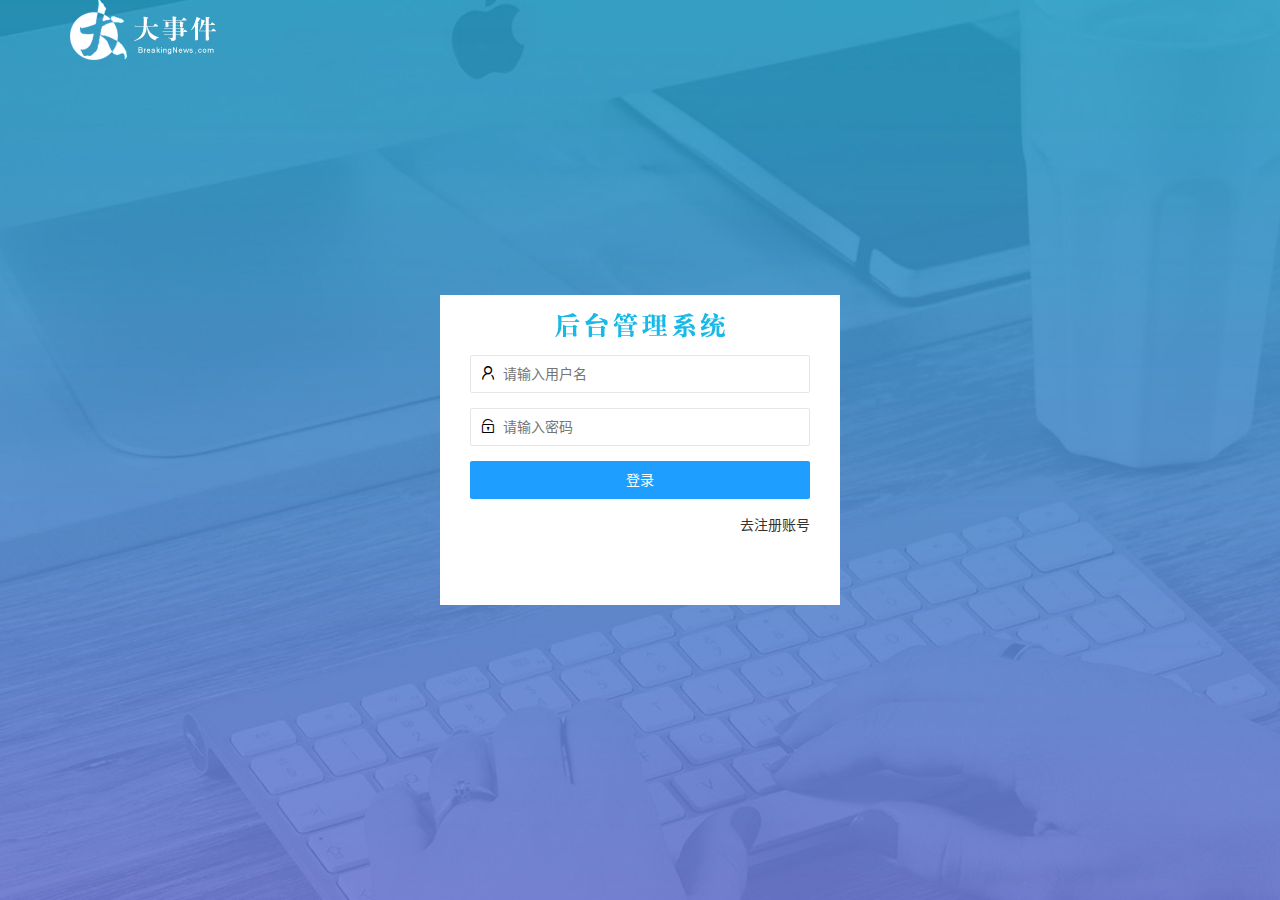
<file: login.html>
<!DOCTYPE html>
<html lang="zh-CN">
<head>
    <meta charset="UTF-8">
    <meta name="viewport" content="width=device-width, initial-scale=1.0">
    <title>大事件-登录/注册</title>
    <!-- 导入自己的样式 -->
    <link rel="stylesheet" href="assets/css/login.css">
    <!-- 导入layui样式 -->
    <link rel="stylesheet" href="assets/lib/layui/css/layui.css">
    <!-- 导入layui js插件 -->
    <script src="assets/lib/layui/layui.all.js"></script>
    <!-- 导入jquery库 -->
    <script src="assets/lib/jquery.js"></script>
    <!-- 导入 baseAPI.js-->
    <script src="assets/js/baseAPI.js"></script>
    <!-- 导入自己的js -->
    <script src="assets/js/login.js"></script>
</head>
<body>
    <!-- 头部的logo区域 -->
    <div class="layui-main">
        <img src="assets/images/logo.png" alt=""/>
    </div>
    <!-- 登录注册区域 -->
    <div class="loginAndRegBox">
        <div class="title-box"></div>
        <!-- 登录的div -->
        <div class="login-box">
            <!-- 登录的表单 layui插件 -->
            <form class="layui-form" action="" id="form_login">
                <div class="layui-form-item">
                    <i class="layui-icon layui-icon-username"></i>  
                    <input type="text" name="username" required  lay-verify="required" placeholder="请输入用户名" autocomplete="off" class="layui-input">
                </div>
                <div class="layui-form-item">
                    <i class="layui-icon layui-icon-password"></i>  
                    <input type="password" name="pwd" required  lay-verify="required|pwd" placeholder="请输入密码" autocomplete="off" class="layui-input">
                </div>
                <div class="layui-form-item">
                    <button class="layui-btn layui-btn-fluid layui-btn-normal" lay-submit >登录</button>
                </div>
                <div class="layui-form-item">
                    <a href="javascript:;" class="link_reg  links">去注册账号</a>
                </div>
            </form>
        </div>
        <!-- 注册的div -->
        <div class="reg-box" >
            <!-- 注册的表单 layui插件 -->
            <form class="layui-form" id="form_reg">
                <div class="layui-form-item">
                    <i class="layui-icon layui-icon-username"></i>  
                    <input type="text" name="username" required  lay-verify="required" placeholder="请输入用户名" autocomplete="off" class="layui-input">
                </div>
                <div class="layui-form-item">
                    <i class="layui-icon layui-icon-password"></i>  
                    <input type="password" name="pwd" required  lay-verify="required|pwd" placeholder="请输入密码" autocomplete="off" class="layui-input">
                </div>
                <div class="layui-form-item">
                    <i class="layui-icon layui-icon-password"></i>  
                    <input type="password" name="repwd" required  lay-verify="required|repwd" placeholder="再次确认密码" autocomplete="off" class="layui-input">
                </div>
                <div class="layui-form-item">
                    <button class="layui-btn layui-btn-fluid layui-btn-normal" lay-submit >注册</button>
                </div>
                <div class="layui-form-item">
                    <a href="javascript:;" class="link_login links">去登录</a>
                </div>
            </form>
        </div>
    </div>
    
</body>
</html>
</file>
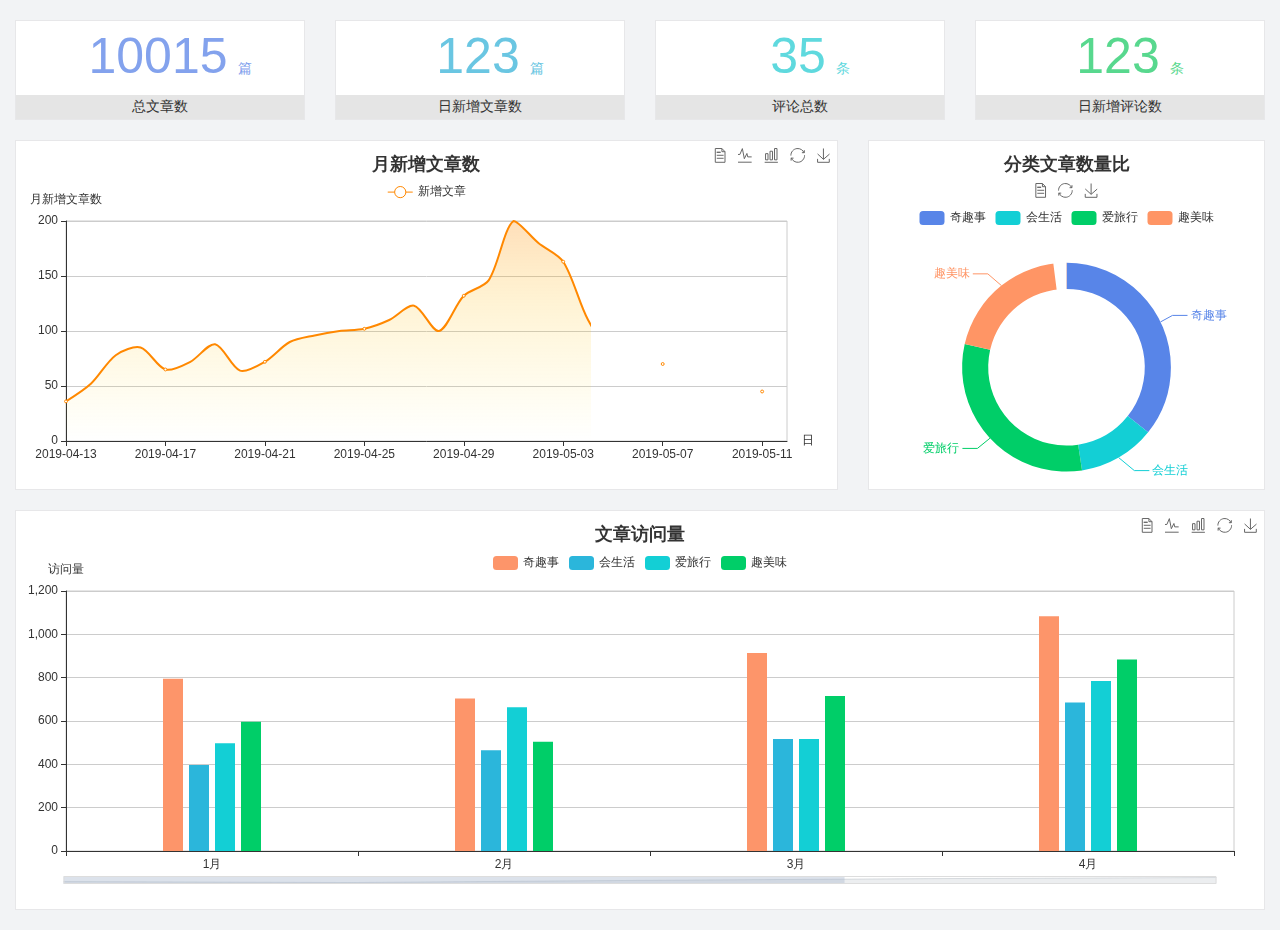
<file: home/dashboard.html>
<!DOCTYPE html>
<html lang="en">

<head>
  <meta charset="UTF-8">
  <meta name="viewport" content="width=device-width, initial-scale=1.0">
  <meta http-equiv="X-UA-Compatible" content="ie=edge">
  <title>图表统计</title>
  <link rel="stylesheet" href="../assets/lib/bootstrap.css" />
  <link rel="stylesheet" href="../assets/lib/main.css" />
  <script src="../assets/lib/jquery.js"></script>
  <script type="text/javascript" src="../assets/lib/echarts.min.js"></script>
</head>

<body>
  <div class="container-fluid">
    <div class="row spannel_list">
      <div class="col-sm-3 col-xs-6">
        <div class="spannel">
          <em>10015</em><span>篇</span>
          <b>总文章数</b>
        </div>
      </div>
      <div class="col-sm-3 col-xs-6">
        <div class="spannel scolor01">
          <em>123</em><span>篇</span>
          <b>日新增文章数</b>
        </div>
      </div>
      <div class="col-sm-3 col-xs-6">
        <div class="spannel scolor02">
          <em>35</em><span>条</span>
          <b>评论总数</b>
        </div>
      </div>
      <div class="col-sm-3 col-xs-6">
        <div class="spannel scolor03">
          <em>123</em><span>条</span>
          <b>日新增评论数</b>
        </div>
      </div>
    </div>
  </div>

  <div class="container-fluid">
    <div class="row curve-pie">
      <div class="col-lg-8 col-md-8">
        <div class="gragh_pannel" id="curve_show"></div>
      </div>
      <div class="col-lg-4 col-md-4">
        <div class="gragh_pannel" id="pie_show"></div>
      </div>
    </div>
  </div>

  <div class="container-fluid">
    <div class="column_pannel" id="column_show"></div>
  </div>

  <script>
    var oChart = echarts.init(document.getElementById('curve_show'));
    var aList_all = [
      { 'count': 36, 'date': '2019-04-13' },
      { 'count': 52, 'date': '2019-04-14' },
      { 'count': 78, 'date': '2019-04-15' },
      { 'count': 85, 'date': '2019-04-16' },
      { 'count': 65, 'date': '2019-04-17' },
      { 'count': 72, 'date': '2019-04-18' },
      { 'count': 88, 'date': '2019-04-19' },
      { 'count': 64, 'date': '2019-04-20' },
      { 'count': 72, 'date': '2019-04-21' },
      { 'count': 90, 'date': '2019-04-22' },
      { 'count': 96, 'date': '2019-04-23' },
      { 'count': 100, 'date': '2019-04-24' },
      { 'count': 102, 'date': '2019-04-25' },
      { 'count': 110, 'date': '2019-04-26' },
      { 'count': 123, 'date': '2019-04-27' },
      { 'count': 100, 'date': '2019-04-28' },
      { 'count': 132, 'date': '2019-04-29' },
      { 'count': 146, 'date': '2019-04-30' },
      { 'count': 200, 'date': '2019-05-01' },
      { 'count': 180, 'date': '2019-05-02' },
      { 'count': 163, 'date': '2019-05-03' },
      { 'count': 110, 'date': '2019-05-04' },
      { 'count': 80, 'date': '2019-05-05' },
      { 'count': 82, 'date': '2019-05-06' },
      { 'count': 70, 'date': '2019-05-07' },
      { 'count': 65, 'date': '2019-05-08' },
      { 'count': 54, 'date': '2019-05-09' },
      { 'count': 40, 'date': '2019-05-10' },
      { 'count': 45, 'date': '2019-05-11' },
      { 'count': 38, 'date': '2019-05-12' },
    ];

    let aCount = [];
    let aDate = [];

    for (var i = 0; i < aList_all.length; i++) {
      aCount.push(aList_all[i].count);
      aDate.push(aList_all[i].date);
    }

    var chartopt = {
      title: {
        text: '月新增文章数',
        left: 'center',
        top: '10'
      },
      tooltip: {
        trigger: 'axis'
      },
      legend: {
        data: ['新增文章'],
        top: '40'
      },
      toolbox: {
        show: true,
        feature: {
          mark: { show: true },
          dataView: { show: true, readOnly: false },
          magicType: { show: true, type: ['line', 'bar'] },
          restore: { show: true },
          saveAsImage: { show: true }
        }
      },
      calculable: true,
      xAxis: [
        {
          name: '日',
          type: 'category',
          boundaryGap: false,
          data: aDate
        }
      ],
      yAxis: [
        {
          name: '月新增文章数',
          type: 'value'
        }
      ],
      series: [
        {
          name: '新增文章',
          type: 'line',
          smooth: true,
          itemStyle: { normal: { areaStyle: { type: 'default' }, color: '#f80' }, lineStyle: { color: '#f80' } },
          data: aCount
        }],
      areaStyle: {
        normal: {
          color: new echarts.graphic.LinearGradient(0, 0, 0, 1, [{
            offset: 0,
            color: 'rgba(255,136,0,0.39)'
          }, {
            offset: .34,
            color: 'rgba(255,180,0,0.25)'
          }, {
            offset: 1,
            color: 'rgba(255,222,0,0.00)'
          }])

        }
      },
      grid: {
        show: true,
        x: 50,
        x2: 50,
        y: 80,
        height: 220
      }
    };

    oChart.setOption(chartopt);


    var oPie = echarts.init(document.getElementById('pie_show'));
    var oPieopt =
    {
      title: {
        top: 10,
        text: '分类文章数量比',
        x: 'center'
      },
      tooltip: {
        trigger: 'item',
        formatter: "{a} <br/>{b} : {c} ({d}%)"
      },
      color: ['#5885e8', '#13cfd5', '#00ce68', '#ff9565'],
      legend: {
        x: 'center',
        top: 65,
        data: ['奇趣事', '会生活', '爱旅行', '趣美味']
      },
      toolbox: {
        show: true,
        x: 'center',
        top: 35,
        feature: {
          mark: { show: true },
          dataView: { show: true, readOnly: false },
          magicType: {
            show: true,
            type: ['pie', 'funnel'],
            option: {
              funnel: {
                x: '25%',
                width: '50%',
                funnelAlign: 'left',
                max: 1548
              }
            }
          },
          restore: { show: true },
          saveAsImage: { show: true }
        }
      },
      calculable: true,
      series: [
        {
          name: '访问来源',
          type: 'pie',
          radius: ['45%', '60%'],
          center: ['50%', '65%'],
          data: [
            { value: 300, name: '奇趣事' },
            { value: 100, name: '会生活' },
            { value: 260, name: '爱旅行' },
            { value: 180, name: '趣美味' }
          ]
        }
      ]
    };
    oPie.setOption(oPieopt);



    var oColumn = this.echarts.init(document.getElementById('column_show'));
    var oColumnopt =
    {
      title: {
        text: '文章访问量',
        left: 'center',
        top: '10'
      },
      tooltip: {
        trigger: 'axis'
      },
      legend: {
        data: ['奇趣事', '会生活', '爱旅行', '趣美味'],
        top: '40'
      },
      toolbox: {
        show: true,
        feature: {
          mark: { show: true },
          dataView: { show: true, readOnly: false },
          magicType: { show: true, type: ['line', 'bar'] },
          restore: { show: true },
          saveAsImage: { show: true }
        }
      },
      calculable: true,
      xAxis: [
        {
          type: 'category',
          data: ['1月', '2月', '3月', '4月', '5月']
        }
      ],
      yAxis: [
        {
          name: '访问量',
          type: 'value'
        }
      ],
      series: [
        {
          name: '奇趣事',
          type: 'bar',
          barWidth: 20,
          itemStyle: {
            normal: { areaStyle: { type: 'default' }, color: '#fd956a' }
          },
          data: [800, 708, 920, 1090, 1200]
        },
        {
          name: '会生活',
          type: 'bar',
          barWidth: 20,
          itemStyle: {
            normal: { areaStyle: { type: 'default' }, color: '#2bb6db' }
          },
          data: [400, 468, 520, 690, 800]
        },
        {
          name: '爱旅行',
          type: 'bar',
          barWidth: 20,
          itemStyle: {
            normal: { areaStyle: { type: 'default' }, color: '#13cfd5' }
          },
          data: [500, 668, 520, 790, 900]
        },
        {
          name: '趣美味',
          type: 'bar',
          barWidth: 20,
          itemStyle: {
            normal: { areaStyle: { type: 'default' }, color: '#00ce68' }
          },
          data: [600, 508, 720, 890, 1000]
        }
      ],
      grid: {
        show: true,
        x: 50,
        x2: 30,
        y: 80,
        height: 260
      },
      dataZoom: [//给x轴设置滚动条
        {
          start: 0,//默认为0
          end: 100 - 1000 / 31,//默认为100
          type: 'slider',
          show: true,
          xAxisIndex: [0],
          handleSize: 0,//滑动条的 左右2个滑动条的大小
          height: 8,//组件高度
          left: 45, //左边的距离
          right: 50,//右边的距离
          bottom: 26,//右边的距离
          handleColor: '#ddd',//h滑动图标的颜色
          handleStyle: {
            borderColor: "#cacaca",
            borderWidth: "1",
            shadowBlur: 2,
            background: "#ddd",
            shadowColor: "#ddd",
          }
        }]
    };
    oColumn.setOption(oColumnopt);
  </script>
</body>

</html>
</file>
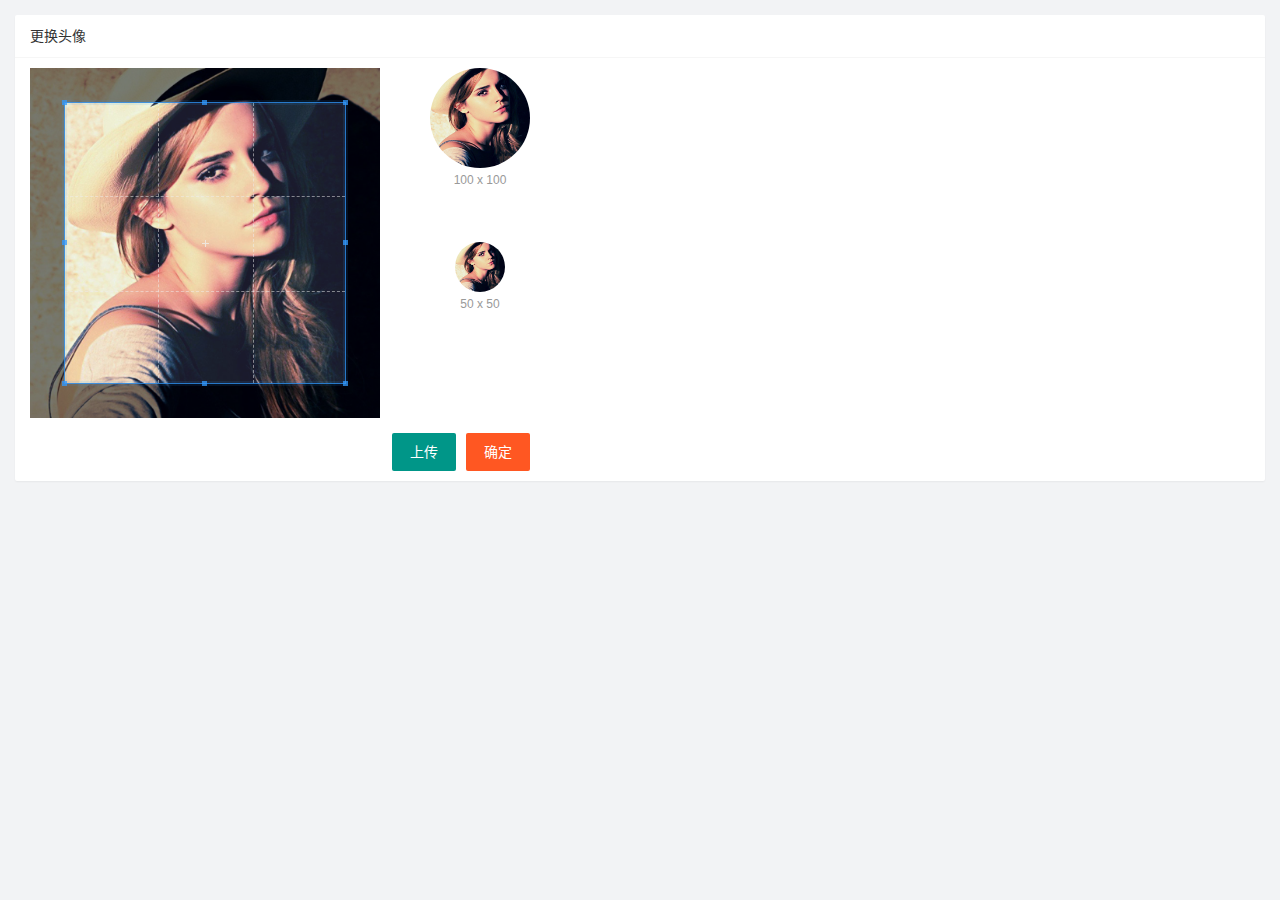
<file: user/user_avatar.html>
<!DOCTYPE html>
<html lang="zh-CN">

<head>
  <meta charset="UTF-8">
  <meta name="viewport" content="width=device-width, initial-scale=1.0">
  <meta http-equiv="X-UA-Compatible" content="ie=edge">
  <title>Document</title>
  <link rel="stylesheet" href="../assets/lib/layui/css/layui.css" />
  <link rel="stylesheet" href="../assets/lib/cropper/cropper.css" />
  <link rel="stylesheet" href="../assets/css/user/user_avatar.css" />
</head>

<body>

  <!-- 卡片区域 -->
  <div class="layui-card">
    <div class="layui-card-header">更换头像</div>
    <div class="layui-card-body">
      <div class="outer-box">
        <!-- 裁剪区域 -->
        <!-- Wrap the image or canvas element with a block element (container) -->
        <div class="cropper-box">
          <img id="image" src="../assets/images/sample.jpg" />
        </div>
        <!-- 预览区域 -->
        <div class="preview-box">
          <div class="img-preview w100"></div>
          <p>100 x 100</p>
          <div class="img-preview w50"></div>
          <p>50 x 50</p>
        </div>
      </div>
      <!-- 底部按钮区域 -->
      <div class="btns">
        <!-- 文件选择框 -->
        <!-- 通过 accept 属性控制选择的文件类型 -->
        <input type="file" id="iptAvatar" accept="image/jpeg,image/png,image/bmp,image/gif" />
        <button class="layui-btn" id="btnChooseImage">上传</button>
        <button class="layui-btn layui-btn-danger" id="btnCreateAvatar">确定</button>
      </div>
    </div>
  </div>


  <script src="../assets/lib/jquery.js"></script>
  <script src="../assets/js/baseAPI.js"></script>
  <script src="../assets/lib/layui/layui.all.js"></script>
  <script src="../assets/lib/cropper/Cropper.js"></script>
  <script src="../assets/lib/cropper/jquery-cropper.js"></script>
  <script src="../assets/js/user/user_avatar.js"></script>
</body>

</html>
</file>
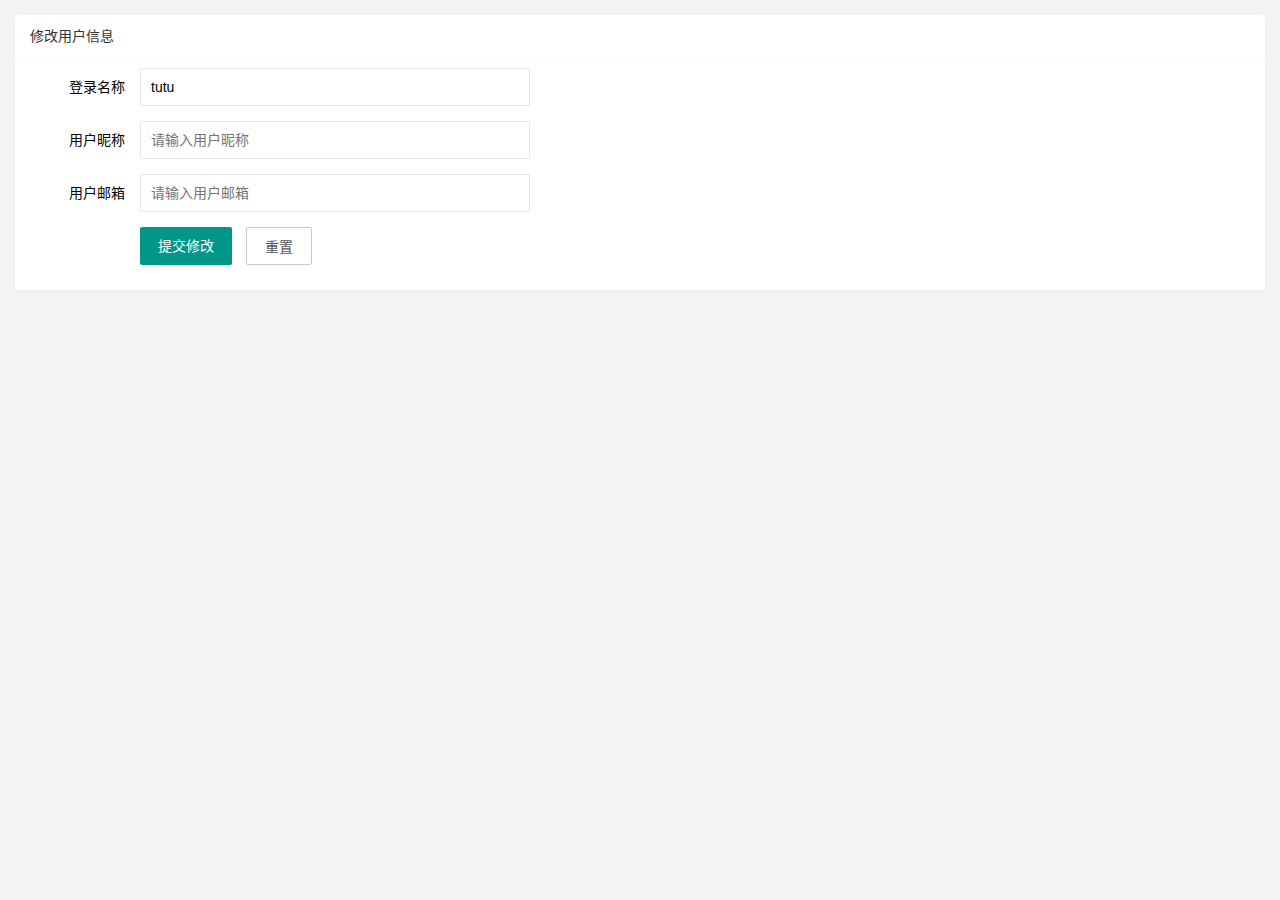
<file: user/user_info.html>
<!DOCTYPE html>
<html lang="zh-CN">

<head>
    <meta charset="UTF-8">
    <meta name="viewport" content="width=device-width, initial-scale=1.0">
    <title>Document</title>
    <link rel="stylesheet" href="../assets/lib/layui/css/layui.css">
    <link rel="stylesheet" href="../assets/css/user/user_info.css">
</head>

<body>
    <!-- 卡片区域 -->
    <div class="layui-card">
        <div class="layui-card-header">修改用户信息</div>
        <div class="layui-card-body">
            <!-- 表单区域 -->
            <form class="layui-form" lay-filter="formUserInfo">
                <!-- 这是一个隐藏域 -->
                <input type="hidden" name="id">
                
                <div class="layui-form-item">
                    <label class="layui-form-label">登录名称</label>
                    <div class="layui-input-block">
                        <input type="text" name="username" required lay-verify="required" placeholder="请输入登录名称"
                          value="tutu"  autocomplete="off" class="layui-input" readonly>
                    </div>
                </div>
                <div class="layui-form-item">
                    <label class="layui-form-label">用户昵称</label>
                    <div class="layui-input-block">
                        <input type="text" name="nickname" required lay-verify="required|nickname" placeholder="请输入用户昵称"
                            autocomplete="off" class="layui-input">
                    </div>
                </div>
                <div class="layui-form-item">
                    <label class="layui-form-label">用户邮箱</label>
                    <div class="layui-input-block">
                        <input type="text" name="email" required lay-verify="required|email" placeholder="请输入用户邮箱"
                            autocomplete="off" class="layui-input">
                    </div>
                </div>
                <div class="layui-form-item">
                    <div class="layui-input-block">
                        <button class="layui-btn" lay-submit lay-filter="formDemo">提交修改</button>
                        <button type="reset" class="layui-btn layui-btn-primary" id="btnReset">重置</button>
                    </div>
                </div>
            </form>
        </div>
    </div>
<script src="../assets/lib/layui/layui.all.js"></script>
<script src="../assets/lib/jquery.js"></script>
<script src="../assets/js/baseAPI.js"></script>
<script src="../assets/js/user/user_info.js"></script>
</body>

</html>
</file>
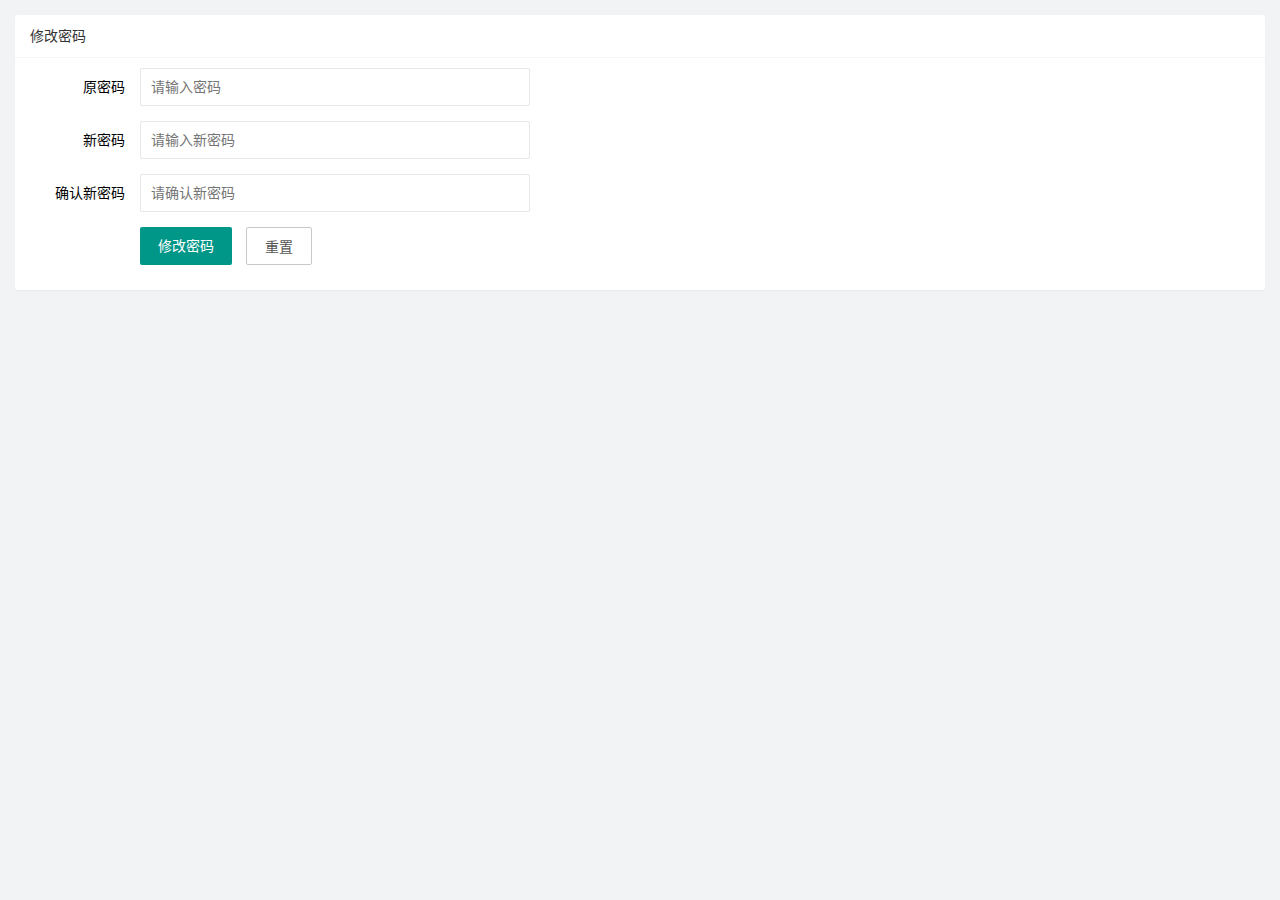
<file: user/user_resetpwd.html>
<!DOCTYPE html>
<html lang="zh-CN">
<head>
    <meta charset="UTF-8">
    <meta name="viewport" content="width=device-width, initial-scale=1.0">
    <title>Document</title>
    <link rel="stylesheet" href="../assets/lib/layui/css/layui.css">
    <link rel="stylesheet" href="../assets/css/user/user_resetpwd.css">
</head>
<body>
    <div class="layui-card">
        <div class="layui-card-header">修改密码</div>
        <div class="layui-card-body">
          <!-- 表单区域 -->
          <form class="layui-form" lay-filter=""> 
            <div class="layui-form-item">
                <label class="layui-form-label">原密码</label>
                <div class="layui-input-block">
                    <input type="password" name="oldPwd" required lay-verify="required" placeholder="请输入密码"
                       autocomplete="off" class="layui-input">
                </div>
            </div>
            <div class="layui-form-item">
                <label class="layui-form-label">新密码</label>
                <div class="layui-input-block">
                    <input type="password" name="newPwd" required lay-verify="required|samePwd" placeholder="请输入新密码"
                        autocomplete="off" class="layui-input">
                </div>
            </div>
            <div class="layui-form-item">
                <label class="layui-form-label">确认新密码</label>
                <div class="layui-input-block">
                    <input type="password" name="rePwd" required lay-verify="required|rePwd" placeholder="请确认新密码"
                        autocomplete="off" class="layui-input">
                </div>
            </div>
            <div class="layui-form-item">
                <div class="layui-input-block">
                    <button class="layui-btn" lay-submit lay-filter="formDemo">修改密码</button>
                    <button type="reset" class="layui-btn layui-btn-primary" id="">重置</button>
                </div>
            </div>
        </form>
        </div>
      </div>
      <script src="../assets/lib/layui/layui.all.js"></script>
<script src="../assets/lib/jquery.js"></script>
<script src="../assets/js/baseAPI.js"></script>
<script src="../assets/js/user/user_resetpwd.js"></script>
</body>
</html>
</file>
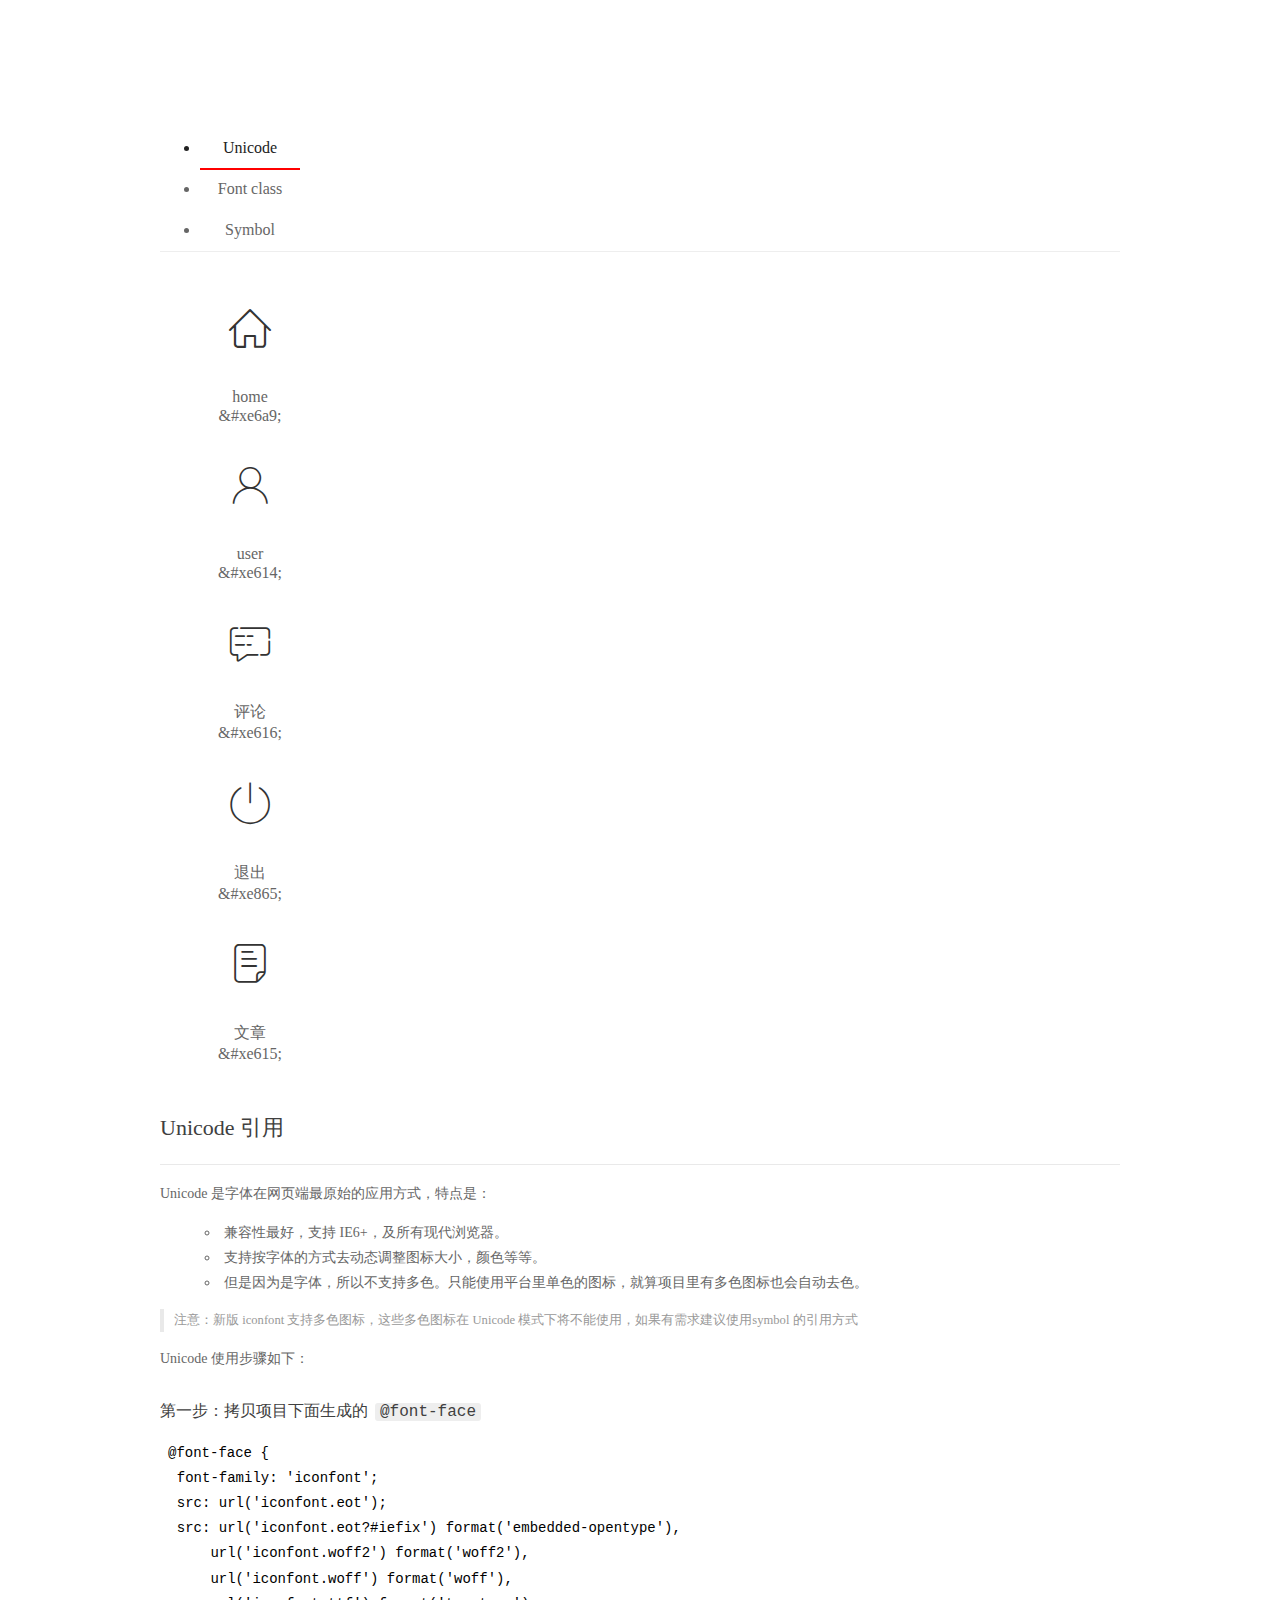
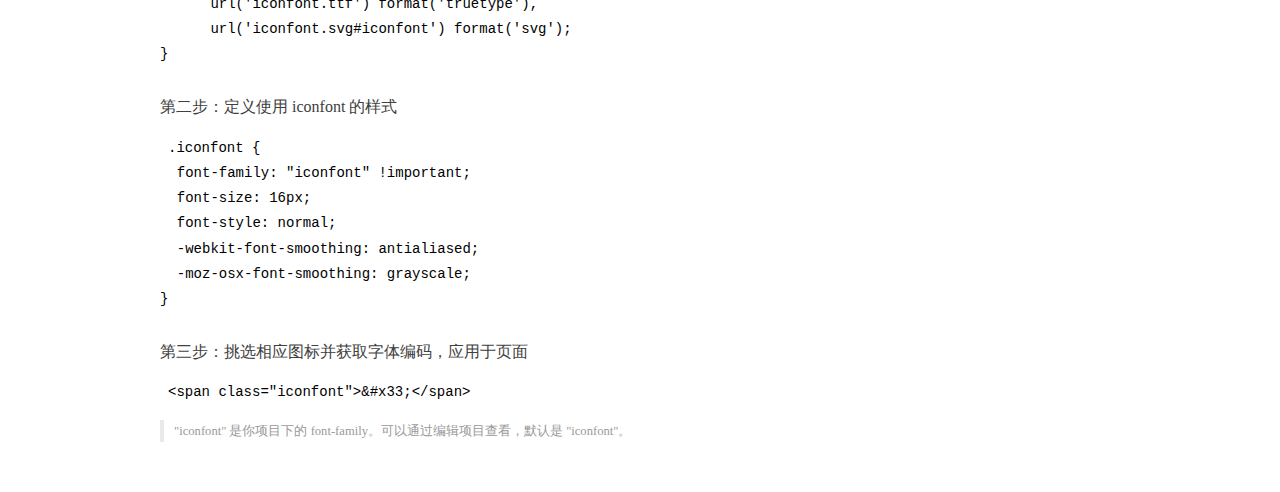
<file: assets/fonts/demo_index.html>
<!DOCTYPE html>
<html>
<head>
  <meta charset="utf-8"/>
  <title>IconFont Demo</title>
  <link rel="shortcut icon" href="https://gtms04.alicdn.com/tps/i4/TB1_oz6GVXXXXaFXpXXJDFnIXXX-64-64.ico" type="image/x-icon"/>
  <link rel="stylesheet" href="https://g.alicdn.com/thx/cube/1.3.2/cube.min.css">
  <link rel="stylesheet" href="demo.css">
  <link rel="stylesheet" href="iconfont.css">
  <script src="iconfont.js"></script>
  <!-- jQuery -->
  <script src="https://a1.alicdn.com/oss/uploads/2018/12/26/7bfddb60-08e8-11e9-9b04-53e73bb6408b.js"></script>
  <!-- 代码高亮 -->
  <script src="https://a1.alicdn.com/oss/uploads/2018/12/26/a3f714d0-08e6-11e9-8a15-ebf944d7534c.js"></script>
</head>
<body>
  <div class="main">
    <h1 class="logo"><a href="https://www.iconfont.cn/" title="iconfont 首页" target="_blank">&#xe86b;</a></h1>
    <div class="nav-tabs">
      <ul id="tabs" class="dib-box">
        <li class="dib active"><span>Unicode</span></li>
        <li class="dib"><span>Font class</span></li>
        <li class="dib"><span>Symbol</span></li>
      </ul>
      
    </div>
    <div class="tab-container">
      <div class="content unicode" style="display: block;">
          <ul class="icon_lists dib-box">
          
            <li class="dib">
              <span class="icon iconfont">&#xe6a9;</span>
                <div class="name">home</div>
                <div class="code-name">&amp;#xe6a9;</div>
              </li>
          
            <li class="dib">
              <span class="icon iconfont">&#xe614;</span>
                <div class="name">user</div>
                <div class="code-name">&amp;#xe614;</div>
              </li>
          
            <li class="dib">
              <span class="icon iconfont">&#xe616;</span>
                <div class="name">评论</div>
                <div class="code-name">&amp;#xe616;</div>
              </li>
          
            <li class="dib">
              <span class="icon iconfont">&#xe865;</span>
                <div class="name">退出</div>
                <div class="code-name">&amp;#xe865;</div>
              </li>
          
            <li class="dib">
              <span class="icon iconfont">&#xe615;</span>
                <div class="name">文章</div>
                <div class="code-name">&amp;#xe615;</div>
              </li>
          
          </ul>
          <div class="article markdown">
          <h2 id="unicode-">Unicode 引用</h2>
          <hr>

          <p>Unicode 是字体在网页端最原始的应用方式，特点是：</p>
          <ul>
            <li>兼容性最好，支持 IE6+，及所有现代浏览器。</li>
            <li>支持按字体的方式去动态调整图标大小，颜色等等。</li>
            <li>但是因为是字体，所以不支持多色。只能使用平台里单色的图标，就算项目里有多色图标也会自动去色。</li>
          </ul>
          <blockquote>
            <p>注意：新版 iconfont 支持多色图标，这些多色图标在 Unicode 模式下将不能使用，如果有需求建议使用symbol 的引用方式</p>
          </blockquote>
          <p>Unicode 使用步骤如下：</p>
          <h3 id="-font-face">第一步：拷贝项目下面生成的 <code>@font-face</code></h3>
<pre><code class="language-css"
>@font-face {
  font-family: 'iconfont';
  src: url('iconfont.eot');
  src: url('iconfont.eot?#iefix') format('embedded-opentype'),
      url('iconfont.woff2') format('woff2'),
      url('iconfont.woff') format('woff'),
      url('iconfont.ttf') format('truetype'),
      url('iconfont.svg#iconfont') format('svg');
}
</code></pre>
          <h3 id="-iconfont-">第二步：定义使用 iconfont 的样式</h3>
<pre><code class="language-css"
>.iconfont {
  font-family: "iconfont" !important;
  font-size: 16px;
  font-style: normal;
  -webkit-font-smoothing: antialiased;
  -moz-osx-font-smoothing: grayscale;
}
</code></pre>
          <h3 id="-">第三步：挑选相应图标并获取字体编码，应用于页面</h3>
<pre>
<code class="language-html"
>&lt;span class="iconfont"&gt;&amp;#x33;&lt;/span&gt;
</code></pre>
          <blockquote>
            <p>"iconfont" 是你项目下的 font-family。可以通过编辑项目查看，默认是 "iconfont"。</p>
          </blockquote>
          </div>
      </div>
      <div class="content font-class">
        <ul class="icon_lists dib-box">
          
          <li class="dib">
            <span class="icon iconfont icon-home"></span>
            <div class="name">
              home
            </div>
            <div class="code-name">.icon-home
            </div>
          </li>
          
          <li class="dib">
            <span class="icon iconfont icon-user"></span>
            <div class="name">
              user
            </div>
            <div class="code-name">.icon-user
            </div>
          </li>
          
          <li class="dib">
            <span class="icon iconfont icon-pinglun"></span>
            <div class="name">
              评论
            </div>
            <div class="code-name">.icon-pinglun
            </div>
          </li>
          
          <li class="dib">
            <span class="icon iconfont icon-tuichu"></span>
            <div class="name">
              退出
            </div>
            <div class="code-name">.icon-tuichu
            </div>
          </li>
          
          <li class="dib">
            <span class="icon iconfont icon-16"></span>
            <div class="name">
              文章
            </div>
            <div class="code-name">.icon-16
            </div>
          </li>
          
        </ul>
        <div class="article markdown">
        <h2 id="font-class-">font-class 引用</h2>
        <hr>

        <p>font-class 是 Unicode 使用方式的一种变种，主要是解决 Unicode 书写不直观，语意不明确的问题。</p>
        <p>与 Unicode 使用方式相比，具有如下特点：</p>
        <ul>
          <li>兼容性良好，支持 IE8+，及所有现代浏览器。</li>
          <li>相比于 Unicode 语意明确，书写更直观。可以很容易分辨这个 icon 是什么。</li>
          <li>因为使用 class 来定义图标，所以当要替换图标时，只需要修改 class 里面的 Unicode 引用。</li>
          <li>不过因为本质上还是使用的字体，所以多色图标还是不支持的。</li>
        </ul>
        <p>使用步骤如下：</p>
        <h3 id="-fontclass-">第一步：引入项目下面生成的 fontclass 代码：</h3>
<pre><code class="language-html">&lt;link rel="stylesheet" href="./iconfont.css"&gt;
</code></pre>
        <h3 id="-">第二步：挑选相应图标并获取类名，应用于页面：</h3>
<pre><code class="language-html">&lt;span class="iconfont icon-xxx"&gt;&lt;/span&gt;
</code></pre>
        <blockquote>
          <p>"
            iconfont" 是你项目下的 font-family。可以通过编辑项目查看，默认是 "iconfont"。</p>
        </blockquote>
      </div>
      </div>
      <div class="content symbol">
          <ul class="icon_lists dib-box">
          
            <li class="dib">
                <svg class="icon svg-icon" aria-hidden="true">
                  <use xlink:href="#icon-home"></use>
                </svg>
                <div class="name">home</div>
                <div class="code-name">#icon-home</div>
            </li>
          
            <li class="dib">
                <svg class="icon svg-icon" aria-hidden="true">
                  <use xlink:href="#icon-user"></use>
                </svg>
                <div class="name">user</div>
                <div class="code-name">#icon-user</div>
            </li>
          
            <li class="dib">
                <svg class="icon svg-icon" aria-hidden="true">
                  <use xlink:href="#icon-pinglun"></use>
                </svg>
                <div class="name">评论</div>
                <div class="code-name">#icon-pinglun</div>
            </li>
          
            <li class="dib">
                <svg class="icon svg-icon" aria-hidden="true">
                  <use xlink:href="#icon-tuichu"></use>
                </svg>
                <div class="name">退出</div>
                <div class="code-name">#icon-tuichu</div>
            </li>
          
            <li class="dib">
                <svg class="icon svg-icon" aria-hidden="true">
                  <use xlink:href="#icon-16"></use>
                </svg>
                <div class="name">文章</div>
                <div class="code-name">#icon-16</div>
            </li>
          
          </ul>
          <div class="article markdown">
          <h2 id="symbol-">Symbol 引用</h2>
          <hr>

          <p>这是一种全新的使用方式，应该说这才是未来的主流，也是平台目前推荐的用法。相关介绍可以参考这篇<a href="">文章</a>
            这种用法其实是做了一个 SVG 的集合，与另外两种相比具有如下特点：</p>
          <ul>
            <li>支持多色图标了，不再受单色限制。</li>
            <li>通过一些技巧，支持像字体那样，通过 <code>font-size</code>, <code>color</code> 来调整样式。</li>
            <li>兼容性较差，支持 IE9+，及现代浏览器。</li>
            <li>浏览器渲染 SVG 的性能一般，还不如 png。</li>
          </ul>
          <p>使用步骤如下：</p>
          <h3 id="-symbol-">第一步：引入项目下面生成的 symbol 代码：</h3>
<pre><code class="language-html">&lt;script src="./iconfont.js"&gt;&lt;/script&gt;
</code></pre>
          <h3 id="-css-">第二步：加入通用 CSS 代码（引入一次就行）：</h3>
<pre><code class="language-html">&lt;style&gt;
.icon {
  width: 1em;
  height: 1em;
  vertical-align: -0.15em;
  fill: currentColor;
  overflow: hidden;
}
&lt;/style&gt;
</code></pre>
          <h3 id="-">第三步：挑选相应图标并获取类名，应用于页面：</h3>
<pre><code class="language-html">&lt;svg class="icon" aria-hidden="true"&gt;
  &lt;use xlink:href="#icon-xxx"&gt;&lt;/use&gt;
&lt;/svg&gt;
</code></pre>
          </div>
      </div>

    </div>
  </div>
  <script>
  $(document).ready(function () {
      $('.tab-container .content:first').show()

      $('#tabs li').click(function (e) {
        var tabContent = $('.tab-container .content')
        var index = $(this).index()

        if ($(this).hasClass('active')) {
          return
        } else {
          $('#tabs li').removeClass('active')
          $(this).addClass('active')

          tabContent.hide().eq(index).fadeIn()
        }
      })
    })
  </script>
</body>
</html>
</file>
<file: assets/css/login.css>
html,
body {
    margin: 0;
    padding: 0;
    height: 100%;
    width: 100%;
    background: url('../images/login_bg.jpg') no-repeat center;
    background-size: cover;
}
.loginAndRegBox {
    width: 400px;
    height: 310px;
    background-color: #fff;
    position: absolute;
    left: 50%;
    top: 50%;
    transform: translate(-50%,-50%);
}
.title-box {
    height: 60px;
    background: url('../images/login_title.png') no-repeat center;
}
.reg-box {
    display: none;
}
.layui-form {
    padding: 0 30px;
}
.links {
    float: right;
}
.links a{
    font-size: 12px;
}
.layui-form-item {
    position: relative;
}
.layui-icon {
    position: absolute;
    top: 10px;
    left: 10px;
}
.layui-input {
    padding-left: 32px!important;
}
</file>
<file: assets/lib/layui/css/layui.css>
/** layui-v2.5.5 MIT License By https://www.layui.com */
 .layui-inline,img{display:inline-block;vertical-align:middle}h1,h2,h3,h4,h5,h6{font-weight:400}.layui-edge,.layui-header,.layui-inline,.layui-main{position:relative}.layui-body,.layui-edge,.layui-elip{overflow:hidden}.layui-btn,.layui-edge,.layui-inline,img{vertical-align:middle}.layui-btn,.layui-disabled,.layui-icon,.layui-unselect{-moz-user-select:none;-webkit-user-select:none;-ms-user-select:none}.layui-elip,.layui-form-checkbox span,.layui-form-pane .layui-form-label{text-overflow:ellipsis;white-space:nowrap}.layui-breadcrumb,.layui-tree-btnGroup{visibility:hidden}blockquote,body,button,dd,div,dl,dt,form,h1,h2,h3,h4,h5,h6,input,li,ol,p,pre,td,textarea,th,ul{margin:0;padding:0;-webkit-tap-highlight-color:rgba(0,0,0,0)}a:active,a:hover{outline:0}img{border:none}li{list-style:none}table{border-collapse:collapse;border-spacing:0}h4,h5,h6{font-size:100%}button,input,optgroup,option,select,textarea{font-family:inherit;font-size:inherit;font-style:inherit;font-weight:inherit;outline:0}pre{white-space:pre-wrap;white-space:-moz-pre-wrap;white-space:-pre-wrap;white-space:-o-pre-wrap;word-wrap:break-word}body{line-height:24px;font:14px Helvetica Neue,Helvetica,PingFang SC,Tahoma,Arial,sans-serif}hr{height:1px;margin:10px 0;border:0;clear:both}a{color:#333;text-decoration:none}a:hover{color:#777}a cite{font-style:normal;*cursor:pointer}.layui-border-box,.layui-border-box *{box-sizing:border-box}.layui-box,.layui-box *{box-sizing:content-box}.layui-clear{clear:both;*zoom:1}.layui-clear:after{content:'\20';clear:both;*zoom:1;display:block;height:0}.layui-inline{*display:inline;*zoom:1}.layui-edge{display:inline-block;width:0;height:0;border-width:6px;border-style:dashed;border-color:transparent}.layui-edge-top{top:-4px;border-bottom-color:#999;border-bottom-style:solid}.layui-edge-right{border-left-color:#999;border-left-style:solid}.layui-edge-bottom{top:2px;border-top-color:#999;border-top-style:solid}.layui-edge-left{border-right-color:#999;border-right-style:solid}.layui-disabled,.layui-disabled:hover{color:#d2d2d2!important;cursor:not-allowed!important}.layui-circle{border-radius:100%}.layui-show{display:block!important}.layui-hide{display:none!important}@font-face{font-family:layui-icon;src:url(../font/iconfont.eot?v=250);src:url(../font/iconfont.eot?v=250#iefix) format('embedded-opentype'),url(../font/iconfont.woff2?v=250) format('woff2'),url(../font/iconfont.woff?v=250) format('woff'),url(../font/iconfont.ttf?v=250) format('truetype'),url(../font/iconfont.svg?v=250#layui-icon) format('svg')}.layui-icon{font-family:layui-icon!important;font-size:16px;font-style:normal;-webkit-font-smoothing:antialiased;-moz-osx-font-smoothing:grayscale}.layui-icon-reply-fill:before{content:"\e611"}.layui-icon-set-fill:before{content:"\e614"}.layui-icon-menu-fill:before{content:"\e60f"}.layui-icon-search:before{content:"\e615"}.layui-icon-share:before{content:"\e641"}.layui-icon-set-sm:before{content:"\e620"}.layui-icon-engine:before{content:"\e628"}.layui-icon-close:before{content:"\1006"}.layui-icon-close-fill:before{content:"\1007"}.layui-icon-chart-screen:before{content:"\e629"}.layui-icon-star:before{content:"\e600"}.layui-icon-circle-dot:before{content:"\e617"}.layui-icon-chat:before{content:"\e606"}.layui-icon-release:before{content:"\e609"}.layui-icon-list:before{content:"\e60a"}.layui-icon-chart:before{content:"\e62c"}.layui-icon-ok-circle:before{content:"\1005"}.layui-icon-layim-theme:before{content:"\e61b"}.layui-icon-table:before{content:"\e62d"}.layui-icon-right:before{content:"\e602"}.layui-icon-left:before{content:"\e603"}.layui-icon-cart-simple:before{content:"\e698"}.layui-icon-face-cry:before{content:"\e69c"}.layui-icon-face-smile:before{content:"\e6af"}.layui-icon-survey:before{content:"\e6b2"}.layui-icon-tree:before{content:"\e62e"}.layui-icon-upload-circle:before{content:"\e62f"}.layui-icon-add-circle:before{content:"\e61f"}.layui-icon-download-circle:before{content:"\e601"}.layui-icon-templeate-1:before{content:"\e630"}.layui-icon-util:before{content:"\e631"}.layui-icon-face-surprised:before{content:"\e664"}.layui-icon-edit:before{content:"\e642"}.layui-icon-speaker:before{content:"\e645"}.layui-icon-down:before{content:"\e61a"}.layui-icon-file:before{content:"\e621"}.layui-icon-layouts:before{content:"\e632"}.layui-icon-rate-half:before{content:"\e6c9"}.layui-icon-add-circle-fine:before{content:"\e608"}.layui-icon-prev-circle:before{content:"\e633"}.layui-icon-read:before{content:"\e705"}.layui-icon-404:before{content:"\e61c"}.layui-icon-carousel:before{content:"\e634"}.layui-icon-help:before{content:"\e607"}.layui-icon-code-circle:before{content:"\e635"}.layui-icon-water:before{content:"\e636"}.layui-icon-username:before{content:"\e66f"}.layui-icon-find-fill:before{content:"\e670"}.layui-icon-about:before{content:"\e60b"}.layui-icon-location:before{content:"\e715"}.layui-icon-up:before{content:"\e619"}.layui-icon-pause:before{content:"\e651"}.layui-icon-date:before{content:"\e637"}.layui-icon-layim-uploadfile:before{content:"\e61d"}.layui-icon-delete:before{content:"\e640"}.layui-icon-play:before{content:"\e652"}.layui-icon-top:before{content:"\e604"}.layui-icon-friends:before{content:"\e612"}.layui-icon-refresh-3:before{content:"\e9aa"}.layui-icon-ok:before{content:"\e605"}.layui-icon-layer:before{content:"\e638"}.layui-icon-face-smile-fine:before{content:"\e60c"}.layui-icon-dollar:before{content:"\e659"}.layui-icon-group:before{content:"\e613"}.layui-icon-layim-download:before{content:"\e61e"}.layui-icon-picture-fine:before{content:"\e60d"}.layui-icon-link:before{content:"\e64c"}.layui-icon-diamond:before{content:"\e735"}.layui-icon-log:before{content:"\e60e"}.layui-icon-rate-solid:before{content:"\e67a"}.layui-icon-fonts-del:before{content:"\e64f"}.layui-icon-unlink:before{content:"\e64d"}.layui-icon-fonts-clear:before{content:"\e639"}.layui-icon-triangle-r:before{content:"\e623"}.layui-icon-circle:before{content:"\e63f"}.layui-icon-radio:before{content:"\e643"}.layui-icon-align-center:before{content:"\e647"}.layui-icon-align-right:before{content:"\e648"}.layui-icon-align-left:before{content:"\e649"}.layui-icon-loading-1:before{content:"\e63e"}.layui-icon-return:before{content:"\e65c"}.layui-icon-fonts-strong:before{content:"\e62b"}.layui-icon-upload:before{content:"\e67c"}.layui-icon-dialogue:before{content:"\e63a"}.layui-icon-video:before{content:"\e6ed"}.layui-icon-headset:before{content:"\e6fc"}.layui-icon-cellphone-fine:before{content:"\e63b"}.layui-icon-add-1:before{content:"\e654"}.layui-icon-face-smile-b:before{content:"\e650"}.layui-icon-fonts-html:before{content:"\e64b"}.layui-icon-form:before{content:"\e63c"}.layui-icon-cart:before{content:"\e657"}.layui-icon-camera-fill:before{content:"\e65d"}.layui-icon-tabs:before{content:"\e62a"}.layui-icon-fonts-code:before{content:"\e64e"}.layui-icon-fire:before{content:"\e756"}.layui-icon-set:before{content:"\e716"}.layui-icon-fonts-u:before{content:"\e646"}.layui-icon-triangle-d:before{content:"\e625"}.layui-icon-tips:before{content:"\e702"}.layui-icon-picture:before{content:"\e64a"}.layui-icon-more-vertical:before{content:"\e671"}.layui-icon-flag:before{content:"\e66c"}.layui-icon-loading:before{content:"\e63d"}.layui-icon-fonts-i:before{content:"\e644"}.layui-icon-refresh-1:before{content:"\e666"}.layui-icon-rmb:before{content:"\e65e"}.layui-icon-home:before{content:"\e68e"}.layui-icon-user:before{content:"\e770"}.layui-icon-notice:before{content:"\e667"}.layui-icon-login-weibo:before{content:"\e675"}.layui-icon-voice:before{content:"\e688"}.layui-icon-upload-drag:before{content:"\e681"}.layui-icon-login-qq:before{content:"\e676"}.layui-icon-snowflake:before{content:"\e6b1"}.layui-icon-file-b:before{content:"\e655"}.layui-icon-template:before{content:"\e663"}.layui-icon-auz:before{content:"\e672"}.layui-icon-console:before{content:"\e665"}.layui-icon-app:before{content:"\e653"}.layui-icon-prev:before{content:"\e65a"}.layui-icon-website:before{content:"\e7ae"}.layui-icon-next:before{content:"\e65b"}.layui-icon-component:before{content:"\e857"}.layui-icon-more:before{content:"\e65f"}.layui-icon-login-wechat:before{content:"\e677"}.layui-icon-shrink-right:before{content:"\e668"}.layui-icon-spread-left:before{content:"\e66b"}.layui-icon-camera:before{content:"\e660"}.layui-icon-note:before{content:"\e66e"}.layui-icon-refresh:before{content:"\e669"}.layui-icon-female:before{content:"\e661"}.layui-icon-male:before{content:"\e662"}.layui-icon-password:before{content:"\e673"}.layui-icon-senior:before{content:"\e674"}.layui-icon-theme:before{content:"\e66a"}.layui-icon-tread:before{content:"\e6c5"}.layui-icon-praise:before{content:"\e6c6"}.layui-icon-star-fill:before{content:"\e658"}.layui-icon-rate:before{content:"\e67b"}.layui-icon-template-1:before{content:"\e656"}.layui-icon-vercode:before{content:"\e679"}.layui-icon-cellphone:before{content:"\e678"}.layui-icon-screen-full:before{content:"\e622"}.layui-icon-screen-restore:before{content:"\e758"}.layui-icon-cols:before{content:"\e610"}.layui-icon-export:before{content:"\e67d"}.layui-icon-print:before{content:"\e66d"}.layui-icon-slider:before{content:"\e714"}.layui-icon-addition:before{content:"\e624"}.layui-icon-subtraction:before{content:"\e67e"}.layui-icon-service:before{content:"\e626"}.layui-icon-transfer:before{content:"\e691"}.layui-main{width:1140px;margin:0 auto}.layui-header{z-index:1000;height:60px}.layui-header a:hover{transition:all .5s;-webkit-transition:all .5s}.layui-side{position:fixed;left:0;top:0;bottom:0;z-index:999;width:200px;overflow-x:hidden}.layui-side-scroll{position:relative;width:220px;height:100%;overflow-x:hidden}.layui-body{position:absolute;left:200px;right:0;top:0;bottom:0;z-index:998;width:auto;overflow-y:auto;box-sizing:border-box}.layui-layout-body{overflow:hidden}.layui-layout-admin .layui-header{background-color:#23262E}.layui-layout-admin .layui-side{top:60px;width:200px;overflow-x:hidden}.layui-layout-admin .layui-body{position:fixed;top:60px;bottom:44px}.layui-layout-admin .layui-main{width:auto;margin:0 15px}.layui-layout-admin .layui-footer{position:fixed;left:200px;right:0;bottom:0;height:44px;line-height:44px;padding:0 15px;background-color:#eee}.layui-layout-admin .layui-logo{position:absolute;left:0;top:0;width:200px;height:100%;line-height:60px;text-align:center;color:#009688;font-size:16px}.layui-layout-admin .layui-header .layui-nav{background:0 0}.layui-layout-left{position:absolute!important;left:200px;top:0}.layui-layout-right{position:absolute!important;right:0;top:0}.layui-container{position:relative;margin:0 auto;padding:0 15px;box-sizing:border-box}.layui-fluid{position:relative;margin:0 auto;padding:0 15px}.layui-row:after,.layui-row:before{content:'';display:block;clear:both}.layui-col-lg1,.layui-col-lg10,.layui-col-lg11,.layui-col-lg12,.layui-col-lg2,.layui-col-lg3,.layui-col-lg4,.layui-col-lg5,.layui-col-lg6,.layui-col-lg7,.layui-col-lg8,.layui-col-lg9,.layui-col-md1,.layui-col-md10,.layui-col-md11,.layui-col-md12,.layui-col-md2,.layui-col-md3,.layui-col-md4,.layui-col-md5,.layui-col-md6,.layui-col-md7,.layui-col-md8,.layui-col-md9,.layui-col-sm1,.layui-col-sm10,.layui-col-sm11,.layui-col-sm12,.layui-col-sm2,.layui-col-sm3,.layui-col-sm4,.layui-col-sm5,.layui-col-sm6,.layui-col-sm7,.layui-col-sm8,.layui-col-sm9,.layui-col-xs1,.layui-col-xs10,.layui-col-xs11,.layui-col-xs12,.layui-col-xs2,.layui-col-xs3,.layui-col-xs4,.layui-col-xs5,.layui-col-xs6,.layui-col-xs7,.layui-col-xs8,.layui-col-xs9{position:relative;display:block;box-sizing:border-box}.layui-col-xs1,.layui-col-xs10,.layui-col-xs11,.layui-col-xs12,.layui-col-xs2,.layui-col-xs3,.layui-col-xs4,.layui-col-xs5,.layui-col-xs6,.layui-col-xs7,.layui-col-xs8,.layui-col-xs9{float:left}.layui-col-xs1{width:8.33333333%}.layui-col-xs2{width:16.66666667%}.layui-col-xs3{width:25%}.layui-col-xs4{width:33.33333333%}.layui-col-xs5{width:41.66666667%}.layui-col-xs6{width:50%}.layui-col-xs7{width:58.33333333%}.layui-col-xs8{width:66.66666667%}.layui-col-xs9{width:75%}.layui-col-xs10{width:83.33333333%}.layui-col-xs11{width:91.66666667%}.layui-col-xs12{width:100%}.layui-col-xs-offset1{margin-left:8.33333333%}.layui-col-xs-offset2{margin-left:16.66666667%}.layui-col-xs-offset3{margin-left:25%}.layui-col-xs-offset4{margin-left:33.33333333%}.layui-col-xs-offset5{margin-left:41.66666667%}.layui-col-xs-offset6{margin-left:50%}.layui-col-xs-offset7{margin-left:58.33333333%}.layui-col-xs-offset8{margin-left:66.66666667%}.layui-col-xs-offset9{margin-left:75%}.layui-col-xs-offset10{margin-left:83.33333333%}.layui-col-xs-offset11{margin-left:91.66666667%}.layui-col-xs-offset12{margin-left:100%}@media screen and (max-width:768px){.layui-hide-xs{display:none!important}.layui-show-xs-block{display:block!important}.layui-show-xs-inline{display:inline!important}.layui-show-xs-inline-block{display:inline-block!important}}@media screen and (min-width:768px){.layui-container{width:750px}.layui-hide-sm{display:none!important}.layui-show-sm-block{display:block!important}.layui-show-sm-inline{display:inline!important}.layui-show-sm-inline-block{display:inline-block!important}.layui-col-sm1,.layui-col-sm10,.layui-col-sm11,.layui-col-sm12,.layui-col-sm2,.layui-col-sm3,.layui-col-sm4,.layui-col-sm5,.layui-col-sm6,.layui-col-sm7,.layui-col-sm8,.layui-col-sm9{float:left}.layui-col-sm1{width:8.33333333%}.layui-col-sm2{width:16.66666667%}.layui-col-sm3{width:25%}.layui-col-sm4{width:33.33333333%}.layui-col-sm5{width:41.66666667%}.layui-col-sm6{width:50%}.layui-col-sm7{width:58.33333333%}.layui-col-sm8{width:66.66666667%}.layui-col-sm9{width:75%}.layui-col-sm10{width:83.33333333%}.layui-col-sm11{width:91.66666667%}.layui-col-sm12{width:100%}.layui-col-sm-offset1{margin-left:8.33333333%}.layui-col-sm-offset2{margin-left:16.66666667%}.layui-col-sm-offset3{margin-left:25%}.layui-col-sm-offset4{margin-left:33.33333333%}.layui-col-sm-offset5{margin-left:41.66666667%}.layui-col-sm-offset6{margin-left:50%}.layui-col-sm-offset7{margin-left:58.33333333%}.layui-col-sm-offset8{margin-left:66.66666667%}.layui-col-sm-offset9{margin-left:75%}.layui-col-sm-offset10{margin-left:83.33333333%}.layui-col-sm-offset11{margin-left:91.66666667%}.layui-col-sm-offset12{margin-left:100%}}@media screen and (min-width:992px){.layui-container{width:970px}.layui-hide-md{display:none!important}.layui-show-md-block{display:block!important}.layui-show-md-inline{display:inline!important}.layui-show-md-inline-block{display:inline-block!important}.layui-col-md1,.layui-col-md10,.layui-col-md11,.layui-col-md12,.layui-col-md2,.layui-col-md3,.layui-col-md4,.layui-col-md5,.layui-col-md6,.layui-col-md7,.layui-col-md8,.layui-col-md9{float:left}.layui-col-md1{width:8.33333333%}.layui-col-md2{width:16.66666667%}.layui-col-md3{width:25%}.layui-col-md4{width:33.33333333%}.layui-col-md5{width:41.66666667%}.layui-col-md6{width:50%}.layui-col-md7{width:58.33333333%}.layui-col-md8{width:66.66666667%}.layui-col-md9{width:75%}.layui-col-md10{width:83.33333333%}.layui-col-md11{width:91.66666667%}.layui-col-md12{width:100%}.layui-col-md-offset1{margin-left:8.33333333%}.layui-col-md-offset2{margin-left:16.66666667%}.layui-col-md-offset3{margin-left:25%}.layui-col-md-offset4{margin-left:33.33333333%}.layui-col-md-offset5{margin-left:41.66666667%}.layui-col-md-offset6{margin-left:50%}.layui-col-md-offset7{margin-left:58.33333333%}.layui-col-md-offset8{margin-left:66.66666667%}.layui-col-md-offset9{margin-left:75%}.layui-col-md-offset10{margin-left:83.33333333%}.layui-col-md-offset11{margin-left:91.66666667%}.layui-col-md-offset12{margin-left:100%}}@media screen and (min-width:1200px){.layui-container{width:1170px}.layui-hide-lg{display:none!important}.layui-show-lg-block{display:block!important}.layui-show-lg-inline{display:inline!important}.layui-show-lg-inline-block{display:inline-block!important}.layui-col-lg1,.layui-col-lg10,.layui-col-lg11,.layui-col-lg12,.layui-col-lg2,.layui-col-lg3,.layui-col-lg4,.layui-col-lg5,.layui-col-lg6,.layui-col-lg7,.layui-col-lg8,.layui-col-lg9{float:left}.layui-col-lg1{width:8.33333333%}.layui-col-lg2{width:16.66666667%}.layui-col-lg3{width:25%}.layui-col-lg4{width:33.33333333%}.layui-col-lg5{width:41.66666667%}.layui-col-lg6{width:50%}.layui-col-lg7{width:58.33333333%}.layui-col-lg8{width:66.66666667%}.layui-col-lg9{width:75%}.layui-col-lg10{width:83.33333333%}.layui-col-lg11{width:91.66666667%}.layui-col-lg12{width:100%}.layui-col-lg-offset1{margin-left:8.33333333%}.layui-col-lg-offset2{margin-left:16.66666667%}.layui-col-lg-offset3{margin-left:25%}.layui-col-lg-offset4{margin-left:33.33333333%}.layui-col-lg-offset5{margin-left:41.66666667%}.layui-col-lg-offset6{margin-left:50%}.layui-col-lg-offset7{margin-left:58.33333333%}.layui-col-lg-offset8{margin-left:66.66666667%}.layui-col-lg-offset9{margin-left:75%}.layui-col-lg-offset10{margin-left:83.33333333%}.layui-col-lg-offset11{margin-left:91.66666667%}.layui-col-lg-offset12{margin-left:100%}}.layui-col-space1{margin:-.5px}.layui-col-space1>*{padding:.5px}.layui-col-space3{margin:-1.5px}.layui-col-space3>*{padding:1.5px}.layui-col-space5{margin:-2.5px}.layui-col-space5>*{padding:2.5px}.layui-col-space8{margin:-3.5px}.layui-col-space8>*{padding:3.5px}.layui-col-space10{margin:-5px}.layui-col-space10>*{padding:5px}.layui-col-space12{margin:-6px}.layui-col-space12>*{padding:6px}.layui-col-space15{margin:-7.5px}.layui-col-space15>*{padding:7.5px}.layui-col-space18{margin:-9px}.layui-col-space18>*{padding:9px}.layui-col-space20{margin:-10px}.layui-col-space20>*{padding:10px}.layui-col-space22{margin:-11px}.layui-col-space22>*{padding:11px}.layui-col-space25{margin:-12.5px}.layui-col-space25>*{padding:12.5px}.layui-col-space30{margin:-15px}.layui-col-space30>*{padding:15px}.layui-btn,.layui-input,.layui-select,.layui-textarea,.layui-upload-button{outline:0;-webkit-appearance:none;transition:all .3s;-webkit-transition:all .3s;box-sizing:border-box}.layui-elem-quote{margin-bottom:10px;padding:15px;line-height:22px;border-left:5px solid #009688;border-radius:0 2px 2px 0;background-color:#f2f2f2}.layui-quote-nm{border-style:solid;border-width:1px 1px 1px 5px;background:0 0}.layui-elem-field{margin-bottom:10px;padding:0;border-width:1px;border-style:solid}.layui-elem-field legend{margin-left:20px;padding:0 10px;font-size:20px;font-weight:300}.layui-field-title{margin:10px 0 20px;border-width:1px 0 0}.layui-field-box{padding:10px 15px}.layui-field-title .layui-field-box{padding:10px 0}.layui-progress{position:relative;height:6px;border-radius:20px;background-color:#e2e2e2}.layui-progress-bar{position:absolute;left:0;top:0;width:0;max-width:100%;height:6px;border-radius:20px;text-align:right;background-color:#5FB878;transition:all .3s;-webkit-transition:all .3s}.layui-progress-big,.layui-progress-big .layui-progress-bar{height:18px;line-height:18px}.layui-progress-text{position:relative;top:-20px;line-height:18px;font-size:12px;color:#666}.layui-progress-big .layui-progress-text{position:static;padding:0 10px;color:#fff}.layui-collapse{border-width:1px;border-style:solid;border-radius:2px}.layui-colla-content,.layui-colla-item{border-top-width:1px;border-top-style:solid}.layui-colla-item:first-child{border-top:none}.layui-colla-title{position:relative;height:42px;line-height:42px;padding:0 15px 0 35px;color:#333;background-color:#f2f2f2;cursor:pointer;font-size:14px;overflow:hidden}.layui-colla-content{display:none;padding:10px 15px;line-height:22px;color:#666}.layui-colla-icon{position:absolute;left:15px;top:0;font-size:14px}.layui-card{margin-bottom:15px;border-radius:2px;background-color:#fff;box-shadow:0 1px 2px 0 rgba(0,0,0,.05)}.layui-card:last-child{margin-bottom:0}.layui-card-header{position:relative;height:42px;line-height:42px;padding:0 15px;border-bottom:1px solid #f6f6f6;color:#333;border-radius:2px 2px 0 0;font-size:14px}.layui-bg-black,.layui-bg-blue,.layui-bg-cyan,.layui-bg-green,.layui-bg-orange,.layui-bg-red{color:#fff!important}.layui-card-body{position:relative;padding:10px 15px;line-height:24px}.layui-card-body[pad15]{padding:15px}.layui-card-body[pad20]{padding:20px}.layui-card-body .layui-table{margin:5px 0}.layui-card .layui-tab{margin:0}.layui-panel-window{position:relative;padding:15px;border-radius:0;border-top:5px solid #E6E6E6;background-color:#fff}.layui-auxiliar-moving{position:fixed;left:0;right:0;top:0;bottom:0;width:100%;height:100%;background:0 0;z-index:9999999999}.layui-form-label,.layui-form-mid,.layui-form-select,.layui-input-block,.layui-input-inline,.layui-textarea{position:relative}.layui-bg-red{background-color:#FF5722!important}.layui-bg-orange{background-color:#FFB800!important}.layui-bg-green{background-color:#009688!important}.layui-bg-cyan{background-color:#2F4056!important}.layui-bg-blue{background-color:#1E9FFF!important}.layui-bg-black{background-color:#393D49!important}.layui-bg-gray{background-color:#eee!important;color:#666!important}.layui-badge-rim,.layui-colla-content,.layui-colla-item,.layui-collapse,.layui-elem-field,.layui-form-pane .layui-form-item[pane],.layui-form-pane .layui-form-label,.layui-input,.layui-layedit,.layui-layedit-tool,.layui-quote-nm,.layui-select,.layui-tab-bar,.layui-tab-card,.layui-tab-title,.layui-tab-title .layui-this:after,.layui-textarea{border-color:#e6e6e6}.layui-timeline-item:before,hr{background-color:#e6e6e6}.layui-text{line-height:22px;font-size:14px;color:#666}.layui-text h1,.layui-text h2,.layui-text h3{font-weight:500;color:#333}.layui-text h1{font-size:30px}.layui-text h2{font-size:24px}.layui-text h3{font-size:18px}.layui-text a:not(.layui-btn){color:#01AAED}.layui-text a:not(.layui-btn):hover{text-decoration:underline}.layui-text ul{padding:5px 0 5px 15px}.layui-text ul li{margin-top:5px;list-style-type:disc}.layui-text em,.layui-word-aux{color:#999!important;padding:0 5px!important}.layui-btn{display:inline-block;height:38px;line-height:38px;padding:0 18px;background-color:#009688;color:#fff;white-space:nowrap;text-align:center;font-size:14px;border:none;border-radius:2px;cursor:pointer}.layui-btn:hover{opacity:.8;filter:alpha(opacity=80);color:#fff}.layui-btn:active{opacity:1;filter:alpha(opacity=100)}.layui-btn+.layui-btn{margin-left:10px}.layui-btn-container{font-size:0}.layui-btn-container .layui-btn{margin-right:10px;margin-bottom:10px}.layui-btn-container .layui-btn+.layui-btn{margin-left:0}.layui-table .layui-btn-container .layui-btn{margin-bottom:9px}.layui-btn-radius{border-radius:100px}.layui-btn .layui-icon{margin-right:3px;font-size:18px;vertical-align:bottom;vertical-align:middle\9}.layui-btn-primary{border:1px solid #C9C9C9;background-color:#fff;color:#555}.layui-btn-primary:hover{border-color:#009688;color:#333}.layui-btn-normal{background-color:#1E9FFF}.layui-btn-warm{background-color:#FFB800}.layui-btn-danger{background-color:#FF5722}.layui-btn-checked{background-color:#5FB878}.layui-btn-disabled,.layui-btn-disabled:active,.layui-btn-disabled:hover{border:1px solid #e6e6e6;background-color:#FBFBFB;color:#C9C9C9;cursor:not-allowed;opacity:1}.layui-btn-lg{height:44px;line-height:44px;padding:0 25px;font-size:16px}.layui-btn-sm{height:30px;line-height:30px;padding:0 10px;font-size:12px}.layui-btn-sm i{font-size:16px!important}.layui-btn-xs{height:22px;line-height:22px;padding:0 5px;font-size:12px}.layui-btn-xs i{font-size:14px!important}.layui-btn-group{display:inline-block;vertical-align:middle;font-size:0}.layui-btn-group .layui-btn{margin-left:0!important;margin-right:0!important;border-left:1px solid rgba(255,255,255,.5);border-radius:0}.layui-btn-group .layui-btn-primary{border-left:none}.layui-btn-group .layui-btn-primary:hover{border-color:#C9C9C9;color:#009688}.layui-btn-group .layui-btn:first-child{border-left:none;border-radius:2px 0 0 2px}.layui-btn-group .layui-btn-primary:first-child{border-left:1px solid #c9c9c9}.layui-btn-group .layui-btn:last-child{border-radius:0 2px 2px 0}.layui-btn-group .layui-btn+.layui-btn{margin-left:0}.layui-btn-group+.layui-btn-group{margin-left:10px}.layui-btn-fluid{width:100%}.layui-input,.layui-select,.layui-textarea{height:38px;line-height:1.3;line-height:38px\9;border-width:1px;border-style:solid;background-color:#fff;border-radius:2px}.layui-input::-webkit-input-placeholder,.layui-select::-webkit-input-placeholder,.layui-textarea::-webkit-input-placeholder{line-height:1.3}.layui-input,.layui-textarea{display:block;width:100%;padding-left:10px}.layui-input:hover,.layui-textarea:hover{border-color:#D2D2D2!important}.layui-input:focus,.layui-textarea:focus{border-color:#C9C9C9!important}.layui-textarea{min-height:100px;height:auto;line-height:20px;padding:6px 10px;resize:vertical}.layui-select{padding:0 10px}.layui-form input[type=checkbox],.layui-form input[type=radio],.layui-form select{display:none}.layui-form [lay-ignore]{display:initial}.layui-form-item{margin-bottom:15px;clear:both;*zoom:1}.layui-form-item:after{content:'\20';clear:both;*zoom:1;display:block;height:0}.layui-form-label{float:left;display:block;padding:9px 15px;width:80px;font-weight:400;line-height:20px;text-align:right}.layui-form-label-col{display:block;float:none;padding:9px 0;line-height:20px;text-align:left}.layui-form-item .layui-inline{margin-bottom:5px;margin-right:10px}.layui-input-block{margin-left:110px;min-height:36px}.layui-input-inline{display:inline-block;vertical-align:middle}.layui-form-item .layui-input-inline{float:left;width:190px;margin-right:10px}.layui-form-text .layui-input-inline{width:auto}.layui-form-mid{float:left;display:block;padding:9px 0!important;line-height:20px;margin-right:10px}.layui-form-danger+.layui-form-select .layui-input,.layui-form-danger:focus{border-color:#FF5722!important}.layui-form-select .layui-input{padding-right:30px;cursor:pointer}.layui-form-select .layui-edge{position:absolute;right:10px;top:50%;margin-top:-3px;cursor:pointer;border-width:6px;border-top-color:#c2c2c2;border-top-style:solid;transition:all .3s;-webkit-transition:all .3s}.layui-form-select dl{display:none;position:absolute;left:0;top:42px;padding:5px 0;z-index:899;min-width:100%;border:1px solid #d2d2d2;max-height:300px;overflow-y:auto;background-color:#fff;border-radius:2px;box-shadow:0 2px 4px rgba(0,0,0,.12);box-sizing:border-box}.layui-form-select dl dd,.layui-form-select dl dt{padding:0 10px;line-height:36px;white-space:nowrap;overflow:hidden;text-overflow:ellipsis}.layui-form-select dl dt{font-size:12px;color:#999}.layui-form-select dl dd{cursor:pointer}.layui-form-select dl dd:hover{background-color:#f2f2f2;-webkit-transition:.5s all;transition:.5s all}.layui-form-select .layui-select-group dd{padding-left:20px}.layui-form-select dl dd.layui-select-tips{padding-left:10px!important;color:#999}.layui-form-select dl dd.layui-this{background-color:#5FB878;color:#fff}.layui-form-checkbox,.layui-form-select dl dd.layui-disabled{background-color:#fff}.layui-form-selected dl{display:block}.layui-form-checkbox,.layui-form-checkbox *,.layui-form-switch{display:inline-block;vertical-align:middle}.layui-form-selected .layui-edge{margin-top:-9px;-webkit-transform:rotate(180deg);transform:rotate(180deg);margin-top:-3px\9}:root .layui-form-selected .layui-edge{margin-top:-9px\0/IE9}.layui-form-selectup dl{top:auto;bottom:42px}.layui-select-none{margin:5px 0;text-align:center;color:#999}.layui-select-disabled .layui-disabled{border-color:#eee!important}.layui-select-disabled .layui-edge{border-top-color:#d2d2d2}.layui-form-checkbox{position:relative;height:30px;line-height:30px;margin-right:10px;padding-right:30px;cursor:pointer;font-size:0;-webkit-transition:.1s linear;transition:.1s linear;box-sizing:border-box}.layui-form-checkbox span{padding:0 10px;height:100%;font-size:14px;border-radius:2px 0 0 2px;background-color:#d2d2d2;color:#fff;overflow:hidden}.layui-form-checkbox:hover span{background-color:#c2c2c2}.layui-form-checkbox i{position:absolute;right:0;top:0;width:30px;height:28px;border:1px solid #d2d2d2;border-left:none;border-radius:0 2px 2px 0;color:#fff;font-size:20px;text-align:center}.layui-form-checkbox:hover i{border-color:#c2c2c2;color:#c2c2c2}.layui-form-checked,.layui-form-checked:hover{border-color:#5FB878}.layui-form-checked span,.layui-form-checked:hover span{background-color:#5FB878}.layui-form-checked i,.layui-form-checked:hover i{color:#5FB878}.layui-form-item .layui-form-checkbox{margin-top:4px}.layui-form-checkbox[lay-skin=primary]{height:auto!important;line-height:normal!important;min-width:18px;min-height:18px;border:none!important;margin-right:0;padding-left:28px;padding-right:0;background:0 0}.layui-form-checkbox[lay-skin=primary] span{padding-left:0;padding-right:15px;line-height:18px;background:0 0;color:#666}.layui-form-checkbox[lay-skin=primary] i{right:auto;left:0;width:16px;height:16px;line-height:16px;border:1px solid #d2d2d2;font-size:12px;border-radius:2px;background-color:#fff;-webkit-transition:.1s linear;transition:.1s linear}.layui-form-checkbox[lay-skin=primary]:hover i{border-color:#5FB878;color:#fff}.layui-form-checked[lay-skin=primary] i{border-color:#5FB878!important;background-color:#5FB878;color:#fff}.layui-checkbox-disbaled[lay-skin=primary] span{background:0 0!important;color:#c2c2c2}.layui-checkbox-disbaled[lay-skin=primary]:hover i{border-color:#d2d2d2}.layui-form-item .layui-form-checkbox[lay-skin=primary]{margin-top:10px}.layui-form-switch{position:relative;height:22px;line-height:22px;min-width:35px;padding:0 5px;margin-top:8px;border:1px solid #d2d2d2;border-radius:20px;cursor:pointer;background-color:#fff;-webkit-transition:.1s linear;transition:.1s linear}.layui-form-switch i{position:absolute;left:5px;top:3px;width:16px;height:16px;border-radius:20px;background-color:#d2d2d2;-webkit-transition:.1s linear;transition:.1s linear}.layui-form-switch em{position:relative;top:0;width:25px;margin-left:21px;padding:0!important;text-align:center!important;color:#999!important;font-style:normal!important;font-size:12px}.layui-form-onswitch{border-color:#5FB878;background-color:#5FB878}.layui-checkbox-disbaled,.layui-checkbox-disbaled i{border-color:#e2e2e2!important}.layui-form-onswitch i{left:100%;margin-left:-21px;background-color:#fff}.layui-form-onswitch em{margin-left:5px;margin-right:21px;color:#fff!important}.layui-checkbox-disbaled span{background-color:#e2e2e2!important}.layui-checkbox-disbaled:hover i{color:#fff!important}[lay-radio]{display:none}.layui-form-radio,.layui-form-radio *{display:inline-block;vertical-align:middle}.layui-form-radio{line-height:28px;margin:6px 10px 0 0;padding-right:10px;cursor:pointer;font-size:0}.layui-form-radio *{font-size:14px}.layui-form-radio>i{margin-right:8px;font-size:22px;color:#c2c2c2}.layui-form-radio>i:hover,.layui-form-radioed>i{color:#5FB878}.layui-radio-disbaled>i{color:#e2e2e2!important}.layui-form-pane .layui-form-label{width:110px;padding:8px 15px;height:38px;line-height:20px;border-width:1px;border-style:solid;border-radius:2px 0 0 2px;text-align:center;background-color:#FBFBFB;overflow:hidden;box-sizing:border-box}.layui-form-pane .layui-input-inline{margin-left:-1px}.layui-form-pane .layui-input-block{margin-left:110px;left:-1px}.layui-form-pane .layui-input{border-radius:0 2px 2px 0}.layui-form-pane .layui-form-text .layui-form-label{float:none;width:100%;border-radius:2px;box-sizing:border-box;text-align:left}.layui-form-pane .layui-form-text .layui-input-inline{display:block;margin:0;top:-1px;clear:both}.layui-form-pane .layui-form-text .layui-input-block{margin:0;left:0;top:-1px}.layui-form-pane .layui-form-text .layui-textarea{min-height:100px;border-radius:0 0 2px 2px}.layui-form-pane .layui-form-checkbox{margin:4px 0 4px 10px}.layui-form-pane .layui-form-radio,.layui-form-pane .layui-form-switch{margin-top:6px;margin-left:10px}.layui-form-pane .layui-form-item[pane]{position:relative;border-width:1px;border-style:solid}.layui-form-pane .layui-form-item[pane] .layui-form-label{position:absolute;left:0;top:0;height:100%;border-width:0 1px 0 0}.layui-form-pane .layui-form-item[pane] .layui-input-inline{margin-left:110px}@media screen and (max-width:450px){.layui-form-item .layui-form-label{text-overflow:ellipsis;overflow:hidden;white-space:nowrap}.layui-form-item .layui-inline{display:block;margin-right:0;margin-bottom:20px;clear:both}.layui-form-item .layui-inline:after{content:'\20';clear:both;display:block;height:0}.layui-form-item .layui-input-inline{display:block;float:none;left:-3px;width:auto;margin:0 0 10px 112px}.layui-form-item .layui-input-inline+.layui-form-mid{margin-left:110px;top:-5px;padding:0}.layui-form-item .layui-form-checkbox{margin-right:5px;margin-bottom:5px}}.layui-layedit{border-width:1px;border-style:solid;border-radius:2px}.layui-layedit-tool{padding:3px 5px;border-bottom-width:1px;border-bottom-style:solid;font-size:0}.layedit-tool-fixed{position:fixed;top:0;border-top:1px solid #e2e2e2}.layui-layedit-tool .layedit-tool-mid,.layui-layedit-tool .layui-icon{display:inline-block;vertical-align:middle;text-align:center;font-size:14px}.layui-layedit-tool .layui-icon{position:relative;width:32px;height:30px;line-height:30px;margin:3px 5px;color:#777;cursor:pointer;border-radius:2px}.layui-layedit-tool .layui-icon:hover{color:#393D49}.layui-layedit-tool .layui-icon:active{color:#000}.layui-layedit-tool .layedit-tool-active{background-color:#e2e2e2;color:#000}.layui-layedit-tool .layui-disabled,.layui-layedit-tool .layui-disabled:hover{color:#d2d2d2;cursor:not-allowed}.layui-layedit-tool .layedit-tool-mid{width:1px;height:18px;margin:0 10px;background-color:#d2d2d2}.layedit-tool-html{width:50px!important;font-size:30px!important}.layedit-tool-b,.layedit-tool-code,.layedit-tool-help{font-size:16px!important}.layedit-tool-d,.layedit-tool-face,.layedit-tool-image,.layedit-tool-unlink{font-size:18px!important}.layedit-tool-image input{position:absolute;font-size:0;left:0;top:0;width:100%;height:100%;opacity:.01;filter:Alpha(opacity=1);cursor:pointer}.layui-layedit-iframe iframe{display:block;width:100%}#LAY_layedit_code{overflow:hidden}.layui-laypage{display:inline-block;*display:inline;*zoom:1;vertical-align:middle;margin:10px 0;font-size:0}.layui-laypage>a:first-child,.layui-laypage>a:first-child em{border-radius:2px 0 0 2px}.layui-laypage>a:last-child,.layui-laypage>a:last-child em{border-radius:0 2px 2px 0}.layui-laypage>:first-child{margin-left:0!important}.layui-laypage>:last-child{margin-right:0!important}.layui-laypage a,.layui-laypage button,.layui-laypage input,.layui-laypage select,.layui-laypage span{border:1px solid #e2e2e2}.layui-laypage a,.layui-laypage span{display:inline-block;*display:inline;*zoom:1;vertical-align:middle;padding:0 15px;height:28px;line-height:28px;margin:0 -1px 5px 0;background-color:#fff;color:#333;font-size:12px}.layui-flow-more a *,.layui-laypage input,.layui-table-view select[lay-ignore]{display:inline-block}.layui-laypage a:hover{color:#009688}.layui-laypage em{font-style:normal}.layui-laypage .layui-laypage-spr{color:#999;font-weight:700}.layui-laypage a{text-decoration:none}.layui-laypage .layui-laypage-curr{position:relative}.layui-laypage .layui-laypage-curr em{position:relative;color:#fff}.layui-laypage .layui-laypage-curr .layui-laypage-em{position:absolute;left:-1px;top:-1px;padding:1px;width:100%;height:100%;background-color:#009688}.layui-laypage-em{border-radius:2px}.layui-laypage-next em,.layui-laypage-prev em{font-family:Sim sun;font-size:16px}.layui-laypage .layui-laypage-count,.layui-laypage .layui-laypage-limits,.layui-laypage .layui-laypage-refresh,.layui-laypage .layui-laypage-skip{margin-left:10px;margin-right:10px;padding:0;border:none}.layui-laypage .layui-laypage-limits,.layui-laypage .layui-laypage-refresh{vertical-align:top}.layui-laypage .layui-laypage-refresh i{font-size:18px;cursor:pointer}.layui-laypage select{height:22px;padding:3px;border-radius:2px;cursor:pointer}.layui-laypage .layui-laypage-skip{height:30px;line-height:30px;color:#999}.layui-laypage button,.layui-laypage input{height:30px;line-height:30px;border-radius:2px;vertical-align:top;background-color:#fff;box-sizing:border-box}.layui-laypage input{width:40px;margin:0 10px;padding:0 3px;text-align:center}.layui-laypage input:focus,.layui-laypage select:focus{border-color:#009688!important}.layui-laypage button{margin-left:10px;padding:0 10px;cursor:pointer}.layui-table,.layui-table-view{margin:10px 0}.layui-flow-more{margin:10px 0;text-align:center;color:#999;font-size:14px}.layui-flow-more a{height:32px;line-height:32px}.layui-flow-more a *{vertical-align:top}.layui-flow-more a cite{padding:0 20px;border-radius:3px;background-color:#eee;color:#333;font-style:normal}.layui-flow-more a cite:hover{opacity:.8}.layui-flow-more a i{font-size:30px;color:#737383}.layui-table{width:100%;background-color:#fff;color:#666}.layui-table tr{transition:all .3s;-webkit-transition:all .3s}.layui-table th{text-align:left;font-weight:400}.layui-table tbody tr:hover,.layui-table thead tr,.layui-table-click,.layui-table-header,.layui-table-hover,.layui-table-mend,.layui-table-patch,.layui-table-tool,.layui-table-total,.layui-table-total tr,.layui-table[lay-even] tr:nth-child(even){background-color:#f2f2f2}.layui-table td,.layui-table th,.layui-table-col-set,.layui-table-fixed-r,.layui-table-grid-down,.layui-table-header,.layui-table-page,.layui-table-tips-main,.layui-table-tool,.layui-table-total,.layui-table-view,.layui-table[lay-skin=line],.layui-table[lay-skin=row]{border-width:1px;border-style:solid;border-color:#e6e6e6}.layui-table td,.layui-table th{position:relative;padding:9px 15px;min-height:20px;line-height:20px;font-size:14px}.layui-table[lay-skin=line] td,.layui-table[lay-skin=line] th{border-width:0 0 1px}.layui-table[lay-skin=row] td,.layui-table[lay-skin=row] th{border-width:0 1px 0 0}.layui-table[lay-skin=nob] td,.layui-table[lay-skin=nob] th{border:none}.layui-table img{max-width:100px}.layui-table[lay-size=lg] td,.layui-table[lay-size=lg] th{padding:15px 30px}.layui-table-view .layui-table[lay-size=lg] .layui-table-cell{height:40px;line-height:40px}.layui-table[lay-size=sm] td,.layui-table[lay-size=sm] th{font-size:12px;padding:5px 10px}.layui-table-view .layui-table[lay-size=sm] .layui-table-cell{height:20px;line-height:20px}.layui-table[lay-data]{display:none}.layui-table-box{position:relative;overflow:hidden}.layui-table-view .layui-table{position:relative;width:auto;margin:0}.layui-table-view .layui-table[lay-skin=line]{border-width:0 1px 0 0}.layui-table-view .layui-table[lay-skin=row]{border-width:0 0 1px}.layui-table-view .layui-table td,.layui-table-view .layui-table th{padding:5px 0;border-top:none;border-left:none}.layui-table-view .layui-table th.layui-unselect .layui-table-cell span{cursor:pointer}.layui-table-view .layui-table td{cursor:default}.layui-table-view .layui-table td[data-edit=text]{cursor:text}.layui-table-view .layui-form-checkbox[lay-skin=primary] i{width:18px;height:18px}.layui-table-view .layui-form-radio{line-height:0;padding:0}.layui-table-view .layui-form-radio>i{margin:0;font-size:20px}.layui-table-init{position:absolute;left:0;top:0;width:100%;height:100%;text-align:center;z-index:110}.layui-table-init .layui-icon{position:absolute;left:50%;top:50%;margin:-15px 0 0 -15px;font-size:30px;color:#c2c2c2}.layui-table-header{border-width:0 0 1px;overflow:hidden}.layui-table-header .layui-table{margin-bottom:-1px}.layui-table-tool .layui-inline[lay-event]{position:relative;width:26px;height:26px;padding:5px;line-height:16px;margin-right:10px;text-align:center;color:#333;border:1px solid #ccc;cursor:pointer;-webkit-transition:.5s all;transition:.5s all}.layui-table-tool .layui-inline[lay-event]:hover{border:1px solid #999}.layui-table-tool-temp{padding-right:120px}.layui-table-tool-self{position:absolute;right:17px;top:10px}.layui-table-tool .layui-table-tool-self .layui-inline[lay-event]{margin:0 0 0 10px}.layui-table-tool-panel{position:absolute;top:29px;left:-1px;padding:5px 0;min-width:150px;min-height:40px;border:1px solid #d2d2d2;text-align:left;overflow-y:auto;background-color:#fff;box-shadow:0 2px 4px rgba(0,0,0,.12)}.layui-table-cell,.layui-table-tool-panel li{overflow:hidden;text-overflow:ellipsis;white-space:nowrap}.layui-table-tool-panel li{padding:0 10px;line-height:30px;-webkit-transition:.5s all;transition:.5s all}.layui-table-tool-panel li .layui-form-checkbox[lay-skin=primary]{width:100%;padding-left:28px}.layui-table-tool-panel li:hover{background-color:#f2f2f2}.layui-table-tool-panel li .layui-form-checkbox[lay-skin=primary] i{position:absolute;left:0;top:0}.layui-table-tool-panel li .layui-form-checkbox[lay-skin=primary] span{padding:0}.layui-table-tool .layui-table-tool-self .layui-table-tool-panel{left:auto;right:-1px}.layui-table-col-set{position:absolute;right:0;top:0;width:20px;height:100%;border-width:0 0 0 1px;background-color:#fff}.layui-table-sort{width:10px;height:20px;margin-left:5px;cursor:pointer!important}.layui-table-sort .layui-edge{position:absolute;left:5px;border-width:5px}.layui-table-sort .layui-table-sort-asc{top:3px;border-top:none;border-bottom-style:solid;border-bottom-color:#b2b2b2}.layui-table-sort .layui-table-sort-asc:hover{border-bottom-color:#666}.layui-table-sort .layui-table-sort-desc{bottom:5px;border-bottom:none;border-top-style:solid;border-top-color:#b2b2b2}.layui-table-sort .layui-table-sort-desc:hover{border-top-color:#666}.layui-table-sort[lay-sort=asc] .layui-table-sort-asc{border-bottom-color:#000}.layui-table-sort[lay-sort=desc] .layui-table-sort-desc{border-top-color:#000}.layui-table-cell{height:28px;line-height:28px;padding:0 15px;position:relative;box-sizing:border-box}.layui-table-cell .layui-form-checkbox[lay-skin=primary]{top:-1px;padding:0}.layui-table-cell .layui-table-link{color:#01AAED}.laytable-cell-checkbox,.laytable-cell-numbers,.laytable-cell-radio,.laytable-cell-space{padding:0;text-align:center}.layui-table-body{position:relative;overflow:auto;margin-right:-1px;margin-bottom:-1px}.layui-table-body .layui-none{line-height:26px;padding:15px;text-align:center;color:#999}.layui-table-fixed{position:absolute;left:0;top:0;z-index:101}.layui-table-fixed .layui-table-body{overflow:hidden}.layui-table-fixed-l{box-shadow:0 -1px 8px rgba(0,0,0,.08)}.layui-table-fixed-r{left:auto;right:-1px;border-width:0 0 0 1px;box-shadow:-1px 0 8px rgba(0,0,0,.08)}.layui-table-fixed-r .layui-table-header{position:relative;overflow:visible}.layui-table-mend{position:absolute;right:-49px;top:0;height:100%;width:50px}.layui-table-tool{position:relative;z-index:890;width:100%;min-height:50px;line-height:30px;padding:10px 15px;border-width:0 0 1px}.layui-table-tool .layui-btn-container{margin-bottom:-10px}.layui-table-page,.layui-table-total{border-width:1px 0 0;margin-bottom:-1px;overflow:hidden}.layui-table-page{position:relative;width:100%;padding:7px 7px 0;height:41px;font-size:12px;white-space:nowrap}.layui-table-page>div{height:26px}.layui-table-page .layui-laypage{margin:0}.layui-table-page .layui-laypage a,.layui-table-page .layui-laypage span{height:26px;line-height:26px;margin-bottom:10px;border:none;background:0 0}.layui-table-page .layui-laypage a,.layui-table-page .layui-laypage span.layui-laypage-curr{padding:0 12px}.layui-table-page .layui-laypage span{margin-left:0;padding:0}.layui-table-page .layui-laypage .layui-laypage-prev{margin-left:-7px!important}.layui-table-page .layui-laypage .layui-laypage-curr .layui-laypage-em{left:0;top:0;padding:0}.layui-table-page .layui-laypage button,.layui-table-page .layui-laypage input{height:26px;line-height:26px}.layui-table-page .layui-laypage input{width:40px}.layui-table-page .layui-laypage button{padding:0 10px}.layui-table-page select{height:18px}.layui-table-patch .layui-table-cell{padding:0;width:30px}.layui-table-edit{position:absolute;left:0;top:0;width:100%;height:100%;padding:0 14px 1px;border-radius:0;box-shadow:1px 1px 20px rgba(0,0,0,.15)}.layui-table-edit:focus{border-color:#5FB878!important}select.layui-table-edit{padding:0 0 0 10px;border-color:#C9C9C9}.layui-table-view .layui-form-checkbox,.layui-table-view .layui-form-radio,.layui-table-view .layui-form-switch{top:0;margin:0;box-sizing:content-box}.layui-table-view .layui-form-checkbox{top:-1px;height:26px;line-height:26px}.layui-table-view .layui-form-checkbox i{height:26px}.layui-table-grid .layui-table-cell{overflow:visible}.layui-table-grid-down{position:absolute;top:0;right:0;width:26px;height:100%;padding:5px 0;border-width:0 0 0 1px;text-align:center;background-color:#fff;color:#999;cursor:pointer}.layui-table-grid-down .layui-icon{position:absolute;top:50%;left:50%;margin:-8px 0 0 -8px}.layui-table-grid-down:hover{background-color:#fbfbfb}body .layui-table-tips .layui-layer-content{background:0 0;padding:0;box-shadow:0 1px 6px rgba(0,0,0,.12)}.layui-table-tips-main{margin:-44px 0 0 -1px;max-height:150px;padding:8px 15px;font-size:14px;overflow-y:scroll;background-color:#fff;color:#666}.layui-table-tips-c{position:absolute;right:-3px;top:-13px;width:20px;height:20px;padding:3px;cursor:pointer;background-color:#666;border-radius:50%;color:#fff}.layui-table-tips-c:hover{background-color:#777}.layui-table-tips-c:before{position:relative;right:-2px}.layui-upload-file{display:none!important;opacity:.01;filter:Alpha(opacity=1)}.layui-upload-drag,.layui-upload-form,.layui-upload-wrap{display:inline-block}.layui-upload-list{margin:10px 0}.layui-upload-choose{padding:0 10px;color:#999}.layui-upload-drag{position:relative;padding:30px;border:1px dashed #e2e2e2;background-color:#fff;text-align:center;cursor:pointer;color:#999}.layui-upload-drag .layui-icon{font-size:50px;color:#009688}.layui-upload-drag[lay-over]{border-color:#009688}.layui-upload-iframe{position:absolute;width:0;height:0;border:0;visibility:hidden}.layui-upload-wrap{position:relative;vertical-align:middle}.layui-upload-wrap .layui-upload-file{display:block!important;position:absolute;left:0;top:0;z-index:10;font-size:100px;width:100%;height:100%;opacity:.01;filter:Alpha(opacity=1);cursor:pointer}.layui-transfer-active,.layui-transfer-box{display:inline-block;vertical-align:middle}.layui-transfer-box,.layui-transfer-header,.layui-transfer-search{border-width:0;border-style:solid;border-color:#e6e6e6}.layui-transfer-box{position:relative;border-width:1px;width:200px;height:360px;border-radius:2px;background-color:#fff}.layui-transfer-box .layui-form-checkbox{width:100%;margin:0!important}.layui-transfer-header{height:38px;line-height:38px;padding:0 10px;border-bottom-width:1px}.layui-transfer-search{position:relative;padding:10px;border-bottom-width:1px}.layui-transfer-search .layui-input{height:32px;padding-left:30px;font-size:12px}.layui-transfer-search .layui-icon-search{position:absolute;left:20px;top:50%;margin-top:-8px;color:#666}.layui-transfer-active{margin:0 15px}.layui-transfer-active .layui-btn{display:block;margin:0;padding:0 15px;background-color:#5FB878;border-color:#5FB878;color:#fff}.layui-transfer-active .layui-btn-disabled{background-color:#FBFBFB;border-color:#e6e6e6;color:#C9C9C9}.layui-transfer-active .layui-btn:first-child{margin-bottom:15px}.layui-transfer-active .layui-btn .layui-icon{margin:0;font-size:14px!important}.layui-transfer-data{padding:5px 0;overflow:auto}.layui-transfer-data li{height:32px;line-height:32px;padding:0 10px}.layui-transfer-data li:hover{background-color:#f2f2f2;transition:.5s all}.layui-transfer-data .layui-none{padding:15px 10px;text-align:center;color:#999}.layui-nav{position:relative;padding:0 20px;background-color:#393D49;color:#fff;border-radius:2px;font-size:0;box-sizing:border-box}.layui-nav *{font-size:14px}.layui-nav .layui-nav-item{position:relative;display:inline-block;*display:inline;*zoom:1;vertical-align:middle;line-height:60px}.layui-nav .layui-nav-item a{display:block;padding:0 20px;color:#fff;color:rgba(255,255,255,.7);transition:all .3s;-webkit-transition:all .3s}.layui-nav .layui-this:after,.layui-nav-bar,.layui-nav-tree .layui-nav-itemed:after{position:absolute;left:0;top:0;width:0;height:5px;background-color:#5FB878;transition:all .2s;-webkit-transition:all .2s}.layui-nav-bar{z-index:1000}.layui-nav .layui-nav-item a:hover,.layui-nav .layui-this a{color:#fff}.layui-nav .layui-this:after{content:'';top:auto;bottom:0;width:100%}.layui-nav-img{width:30px;height:30px;margin-right:10px;border-radius:50%}.layui-nav .layui-nav-more{content:'';width:0;height:0;border-style:solid dashed dashed;border-color:#fff transparent transparent;overflow:hidden;cursor:pointer;transition:all .2s;-webkit-transition:all .2s;position:absolute;top:50%;right:3px;margin-top:-3px;border-width:6px;border-top-color:rgba(255,255,255,.7)}.layui-nav .layui-nav-mored,.layui-nav-itemed>a .layui-nav-more{margin-top:-9px;border-style:dashed dashed solid;border-color:transparent transparent #fff}.layui-nav-child{display:none;position:absolute;left:0;top:65px;min-width:100%;line-height:36px;padding:5px 0;box-shadow:0 2px 4px rgba(0,0,0,.12);border:1px solid #d2d2d2;background-color:#fff;z-index:100;border-radius:2px;white-space:nowrap}.layui-nav .layui-nav-child a{color:#333}.layui-nav .layui-nav-child a:hover{background-color:#f2f2f2;color:#000}.layui-nav-child dd{position:relative}.layui-nav .layui-nav-child dd.layui-this a,.layui-nav-child dd.layui-this{background-color:#5FB878;color:#fff}.layui-nav-child dd.layui-this:after{display:none}.layui-nav-tree{width:200px;padding:0}.layui-nav-tree .layui-nav-item{display:block;width:100%;line-height:45px}.layui-nav-tree .layui-nav-item a{position:relative;height:45px;line-height:45px;text-overflow:ellipsis;overflow:hidden;white-space:nowrap}.layui-nav-tree .layui-nav-item a:hover{background-color:#4E5465}.layui-nav-tree .layui-nav-bar{width:5px;height:0;background-color:#009688}.layui-nav-tree .layui-nav-child dd.layui-this,.layui-nav-tree .layui-nav-child dd.layui-this a,.layui-nav-tree .layui-this,.layui-nav-tree .layui-this>a,.layui-nav-tree .layui-this>a:hover{background-color:#009688;color:#fff}.layui-nav-tree .layui-this:after{display:none}.layui-nav-itemed>a,.layui-nav-tree .layui-nav-title a,.layui-nav-tree .layui-nav-title a:hover{color:#fff!important}.layui-nav-tree .layui-nav-child{position:relative;z-index:0;top:0;border:none;box-shadow:none}.layui-nav-tree .layui-nav-child a{height:40px;line-height:40px;color:#fff;color:rgba(255,255,255,.7)}.layui-nav-tree .layui-nav-child,.layui-nav-tree .layui-nav-child a:hover{background:0 0;color:#fff}.layui-nav-tree .layui-nav-more{right:10px}.layui-nav-itemed>.layui-nav-child{display:block;padding:0;background-color:rgba(0,0,0,.3)!important}.layui-nav-itemed>.layui-nav-child>.layui-this>.layui-nav-child{display:block}.layui-nav-side{position:fixed;top:0;bottom:0;left:0;overflow-x:hidden;z-index:999}.layui-bg-blue .layui-nav-bar,.layui-bg-blue .layui-nav-itemed:after,.layui-bg-blue .layui-this:after{background-color:#93D1FF}.layui-bg-blue .layui-nav-child dd.layui-this{background-color:#1E9FFF}.layui-bg-blue .layui-nav-itemed>a,.layui-nav-tree.layui-bg-blue .layui-nav-title a,.layui-nav-tree.layui-bg-blue .layui-nav-title a:hover{background-color:#007DDB!important}.layui-breadcrumb{font-size:0}.layui-breadcrumb>*{font-size:14px}.layui-breadcrumb a{color:#999!important}.layui-breadcrumb a:hover{color:#5FB878!important}.layui-breadcrumb a cite{color:#666;font-style:normal}.layui-breadcrumb span[lay-separator]{margin:0 10px;color:#999}.layui-tab{margin:10px 0;text-align:left!important}.layui-tab[overflow]>.layui-tab-title{overflow:hidden}.layui-tab-title{position:relative;left:0;height:40px;white-space:nowrap;font-size:0;border-bottom-width:1px;border-bottom-style:solid;transition:all .2s;-webkit-transition:all .2s}.layui-tab-title li{display:inline-block;*display:inline;*zoom:1;vertical-align:middle;font-size:14px;transition:all .2s;-webkit-transition:all .2s;position:relative;line-height:40px;min-width:65px;padding:0 15px;text-align:center;cursor:pointer}.layui-tab-title li a{display:block}.layui-tab-title .layui-this{color:#000}.layui-tab-title .layui-this:after{position:absolute;left:0;top:0;content:'';width:100%;height:41px;border-width:1px;border-style:solid;border-bottom-color:#fff;border-radius:2px 2px 0 0;box-sizing:border-box;pointer-events:none}.layui-tab-bar{position:absolute;right:0;top:0;z-index:10;width:30px;height:39px;line-height:39px;border-width:1px;border-style:solid;border-radius:2px;text-align:center;background-color:#fff;cursor:pointer}.layui-tab-bar .layui-icon{position:relative;display:inline-block;top:3px;transition:all .3s;-webkit-transition:all .3s}.layui-tab-item{display:none}.layui-tab-more{padding-right:30px;height:auto!important;white-space:normal!important}.layui-tab-more li.layui-this:after{border-bottom-color:#e2e2e2;border-radius:2px}.layui-tab-more .layui-tab-bar .layui-icon{top:-2px;top:3px\9;-webkit-transform:rotate(180deg);transform:rotate(180deg)}:root .layui-tab-more .layui-tab-bar .layui-icon{top:-2px\0/IE9}.layui-tab-content{padding:10px}.layui-tab-title li .layui-tab-close{position:relative;display:inline-block;width:18px;height:18px;line-height:20px;margin-left:8px;top:1px;text-align:center;font-size:14px;color:#c2c2c2;transition:all .2s;-webkit-transition:all .2s}.layui-tab-title li .layui-tab-close:hover{border-radius:2px;background-color:#FF5722;color:#fff}.layui-tab-brief>.layui-tab-title .layui-this{color:#009688}.layui-tab-brief>.layui-tab-more li.layui-this:after,.layui-tab-brief>.layui-tab-title .layui-this:after{border:none;border-radius:0;border-bottom:2px solid #5FB878}.layui-tab-brief[overflow]>.layui-tab-title .layui-this:after{top:-1px}.layui-tab-card{border-width:1px;border-style:solid;border-radius:2px;box-shadow:0 2px 5px 0 rgba(0,0,0,.1)}.layui-tab-card>.layui-tab-title{background-color:#f2f2f2}.layui-tab-card>.layui-tab-title li{margin-right:-1px;margin-left:-1px}.layui-tab-card>.layui-tab-title .layui-this{background-color:#fff}.layui-tab-card>.layui-tab-title .layui-this:after{border-top:none;border-width:1px;border-bottom-color:#fff}.layui-tab-card>.layui-tab-title .layui-tab-bar{height:40px;line-height:40px;border-radius:0;border-top:none;border-right:none}.layui-tab-card>.layui-tab-more .layui-this{background:0 0;color:#5FB878}.layui-tab-card>.layui-tab-more .layui-this:after{border:none}.layui-timeline{padding-left:5px}.layui-timeline-item{position:relative;padding-bottom:20px}.layui-timeline-axis{position:absolute;left:-5px;top:0;z-index:10;width:20px;height:20px;line-height:20px;background-color:#fff;color:#5FB878;border-radius:50%;text-align:center;cursor:pointer}.layui-timeline-axis:hover{color:#FF5722}.layui-timeline-item:before{content:'';position:absolute;left:5px;top:0;z-index:0;width:1px;height:100%}.layui-timeline-item:last-child:before{display:none}.layui-timeline-item:first-child:before{display:block}.layui-timeline-content{padding-left:25px}.layui-timeline-title{position:relative;margin-bottom:10px}.layui-badge,.layui-badge-dot,.layui-badge-rim{position:relative;display:inline-block;padding:0 6px;font-size:12px;text-align:center;background-color:#FF5722;color:#fff;border-radius:2px}.layui-badge{height:18px;line-height:18px}.layui-badge-dot{width:8px;height:8px;padding:0;border-radius:50%}.layui-badge-rim{height:18px;line-height:18px;border-width:1px;border-style:solid;background-color:#fff;color:#666}.layui-btn .layui-badge,.layui-btn .layui-badge-dot{margin-left:5px}.layui-nav .layui-badge,.layui-nav .layui-badge-dot{position:absolute;top:50%;margin:-8px 6px 0}.layui-tab-title .layui-badge,.layui-tab-title .layui-badge-dot{left:5px;top:-2px}.layui-carousel{position:relative;left:0;top:0;background-color:#f8f8f8}.layui-carousel>[carousel-item]{position:relative;width:100%;height:100%;overflow:hidden}.layui-carousel>[carousel-item]:before{position:absolute;content:'\e63d';left:50%;top:50%;width:100px;line-height:20px;margin:-10px 0 0 -50px;text-align:center;color:#c2c2c2;font-family:layui-icon!important;font-size:30px;font-style:normal;-webkit-font-smoothing:antialiased;-moz-osx-font-smoothing:grayscale}.layui-carousel>[carousel-item]>*{display:none;position:absolute;left:0;top:0;width:100%;height:100%;background-color:#f8f8f8;transition-duration:.3s;-webkit-transition-duration:.3s}.layui-carousel-updown>*{-webkit-transition:.3s ease-in-out up;transition:.3s ease-in-out up}.layui-carousel-arrow{display:none\9;opacity:0;position:absolute;left:10px;top:50%;margin-top:-18px;width:36px;height:36px;line-height:36px;text-align:center;font-size:20px;border:0;border-radius:50%;background-color:rgba(0,0,0,.2);color:#fff;-webkit-transition-duration:.3s;transition-duration:.3s;cursor:pointer}.layui-carousel-arrow[lay-type=add]{left:auto!important;right:10px}.layui-carousel:hover .layui-carousel-arrow[lay-type=add],.layui-carousel[lay-arrow=always] .layui-carousel-arrow[lay-type=add]{right:20px}.layui-carousel[lay-arrow=always] .layui-carousel-arrow{opacity:1;left:20px}.layui-carousel[lay-arrow=none] .layui-carousel-arrow{display:none}.layui-carousel-arrow:hover,.layui-carousel-ind ul:hover{background-color:rgba(0,0,0,.35)}.layui-carousel:hover .layui-carousel-arrow{display:block\9;opacity:1;left:20px}.layui-carousel-ind{position:relative;top:-35px;width:100%;line-height:0!important;text-align:center;font-size:0}.layui-carousel[lay-indicator=outside]{margin-bottom:30px}.layui-carousel[lay-indicator=outside] .layui-carousel-ind{top:10px}.layui-carousel[lay-indicator=outside] .layui-carousel-ind ul{background-color:rgba(0,0,0,.5)}.layui-carousel[lay-indicator=none] .layui-carousel-ind{display:none}.layui-carousel-ind ul{display:inline-block;padding:5px;background-color:rgba(0,0,0,.2);border-radius:10px;-webkit-transition-duration:.3s;transition-duration:.3s}.layui-carousel-ind li{display:inline-block;width:10px;height:10px;margin:0 3px;font-size:14px;background-color:#e2e2e2;background-color:rgba(255,255,255,.5);border-radius:50%;cursor:pointer;-webkit-transition-duration:.3s;transition-duration:.3s}.layui-carousel-ind li:hover{background-color:rgba(255,255,255,.7)}.layui-carousel-ind li.layui-this{background-color:#fff}.layui-carousel>[carousel-item]>.layui-carousel-next,.layui-carousel>[carousel-item]>.layui-carousel-prev,.layui-carousel>[carousel-item]>.layui-this{display:block}.layui-carousel>[carousel-item]>.layui-this{left:0}.layui-carousel>[carousel-item]>.layui-carousel-prev{left:-100%}.layui-carousel>[carousel-item]>.layui-carousel-next{left:100%}.layui-carousel>[carousel-item]>.layui-carousel-next.layui-carousel-left,.layui-carousel>[carousel-item]>.layui-carousel-prev.layui-carousel-right{left:0}.layui-carousel>[carousel-item]>.layui-this.layui-carousel-left{left:-100%}.layui-carousel>[carousel-item]>.layui-this.layui-carousel-right{left:100%}.layui-carousel[lay-anim=updown] .layui-carousel-arrow{left:50%!important;top:20px;margin:0 0 0 -18px}.layui-carousel[lay-anim=updown]>[carousel-item]>*,.layui-carousel[lay-anim=fade]>[carousel-item]>*{left:0!important}.layui-carousel[lay-anim=updown] .layui-carousel-arrow[lay-type=add]{top:auto!important;bottom:20px}.layui-carousel[lay-anim=updown] .layui-carousel-ind{position:absolute;top:50%;right:20px;width:auto;height:auto}.layui-carousel[lay-anim=updown] .layui-carousel-ind ul{padding:3px 5px}.layui-carousel[lay-anim=updown] .layui-carousel-ind li{display:block;margin:6px 0}.layui-carousel[lay-anim=updown]>[carousel-item]>.layui-this{top:0}.layui-carousel[lay-anim=updown]>[carousel-item]>.layui-carousel-prev{top:-100%}.layui-carousel[lay-anim=updown]>[carousel-item]>.layui-carousel-next{top:100%}.layui-carousel[lay-anim=updown]>[carousel-item]>.layui-carousel-next.layui-carousel-left,.layui-carousel[lay-anim=updown]>[carousel-item]>.layui-carousel-prev.layui-carousel-right{top:0}.layui-carousel[lay-anim=updown]>[carousel-item]>.layui-this.layui-carousel-left{top:-100%}.layui-carousel[lay-anim=updown]>[carousel-item]>.layui-this.layui-carousel-right{top:100%}.layui-carousel[lay-anim=fade]>[carousel-item]>.layui-carousel-next,.layui-carousel[lay-anim=fade]>[carousel-item]>.layui-carousel-prev{opacity:0}.layui-carousel[lay-anim=fade]>[carousel-item]>.layui-carousel-next.layui-carousel-left,.layui-carousel[lay-anim=fade]>[carousel-item]>.layui-carousel-prev.layui-carousel-right{opacity:1}.layui-carousel[lay-anim=fade]>[carousel-item]>.layui-this.layui-carousel-left,.layui-carousel[lay-anim=fade]>[carousel-item]>.layui-this.layui-carousel-right{opacity:0}.layui-fixbar{position:fixed;right:15px;bottom:15px;z-index:999999}.layui-fixbar li{width:50px;height:50px;line-height:50px;margin-bottom:1px;text-align:center;cursor:pointer;font-size:30px;background-color:#9F9F9F;color:#fff;border-radius:2px;opacity:.95}.layui-fixbar li:hover{opacity:.85}.layui-fixbar li:active{opacity:1}.layui-fixbar .layui-fixbar-top{display:none;font-size:40px}body .layui-util-face{border:none;background:0 0}body .layui-util-face .layui-layer-content{padding:0;background-color:#fff;color:#666;box-shadow:none}.layui-util-face .layui-layer-TipsG{display:none}.layui-util-face ul{position:relative;width:372px;padding:10px;border:1px solid #D9D9D9;background-color:#fff;box-shadow:0 0 20px rgba(0,0,0,.2)}.layui-util-face ul li{cursor:pointer;float:left;border:1px solid #e8e8e8;height:22px;width:26px;overflow:hidden;margin:-1px 0 0 -1px;padding:4px 2px;text-align:center}.layui-util-face ul li:hover{position:relative;z-index:2;border:1px solid #eb7350;background:#fff9ec}.layui-code{position:relative;margin:10px 0;padding:15px;line-height:20px;border:1px solid #ddd;border-left-width:6px;background-color:#F2F2F2;color:#333;font-family:Courier New;font-size:12px}.layui-rate,.layui-rate *{display:inline-block;vertical-align:middle}.layui-rate{padding:10px 5px 10px 0;font-size:0}.layui-rate li i.layui-icon{font-size:20px;color:#FFB800;margin-right:5px;transition:all .3s;-webkit-transition:all .3s}.layui-rate li i:hover{cursor:pointer;transform:scale(1.12);-webkit-transform:scale(1.12)}.layui-rate[readonly] li i:hover{cursor:default;transform:scale(1)}.layui-colorpicker{width:26px;height:26px;border:1px solid #e6e6e6;padding:5px;border-radius:2px;line-height:24px;display:inline-block;cursor:pointer;transition:all .3s;-webkit-transition:all .3s}.layui-colorpicker:hover{border-color:#d2d2d2}.layui-colorpicker.layui-colorpicker-lg{width:34px;height:34px;line-height:32px}.layui-colorpicker.layui-colorpicker-sm{width:24px;height:24px;line-height:22px}.layui-colorpicker.layui-colorpicker-xs{width:22px;height:22px;line-height:20px}.layui-colorpicker-trigger-bgcolor{display:block;background:url([data-uri]);border-radius:2px}.layui-colorpicker-trigger-span{display:block;height:100%;box-sizing:border-box;border:1px solid rgba(0,0,0,.15);border-radius:2px;text-align:center}.layui-colorpicker-trigger-i{display:inline-block;color:#FFF;font-size:12px}.layui-colorpicker-trigger-i.layui-icon-close{color:#999}.layui-colorpicker-main{position:absolute;z-index:66666666;width:280px;padding:7px;background:#FFF;border:1px solid #d2d2d2;border-radius:2px;box-shadow:0 2px 4px rgba(0,0,0,.12)}.layui-colorpicker-main-wrapper{height:180px;position:relative}.layui-colorpicker-basis{width:260px;height:100%;position:relative}.layui-colorpicker-basis-white{width:100%;height:100%;position:absolute;top:0;left:0;background:linear-gradient(90deg,#FFF,hsla(0,0%,100%,0))}.layui-colorpicker-basis-black{width:100%;height:100%;position:absolute;top:0;left:0;background:linear-gradient(0deg,#000,transparent)}.layui-colorpicker-basis-cursor{width:10px;height:10px;border:1px solid #FFF;border-radius:50%;position:absolute;top:-3px;right:-3px;cursor:pointer}.layui-colorpicker-side{position:absolute;top:0;right:0;width:12px;height:100%;background:linear-gradient(red,#FF0,#0F0,#0FF,#00F,#F0F,red)}.layui-colorpicker-side-slider{width:100%;height:5px;box-shadow:0 0 1px #888;box-sizing:border-box;background:#FFF;border-radius:1px;border:1px solid #f0f0f0;cursor:pointer;position:absolute;left:0}.layui-colorpicker-main-alpha{display:none;height:12px;margin-top:7px;background:url([data-uri])}.layui-colorpicker-alpha-bgcolor{height:100%;position:relative}.layui-colorpicker-alpha-slider{width:5px;height:100%;box-shadow:0 0 1px #888;box-sizing:border-box;background:#FFF;border-radius:1px;border:1px solid #f0f0f0;cursor:pointer;position:absolute;top:0}.layui-colorpicker-main-pre{padding-top:7px;font-size:0}.layui-colorpicker-pre{width:20px;height:20px;border-radius:2px;display:inline-block;margin-left:6px;margin-bottom:7px;cursor:pointer}.layui-colorpicker-pre:nth-child(11n+1){margin-left:0}.layui-colorpicker-pre-isalpha{background:url([data-uri])}.layui-colorpicker-pre.layui-this{box-shadow:0 0 3px 2px rgba(0,0,0,.15)}.layui-colorpicker-pre>div{height:100%;border-radius:2px}.layui-colorpicker-main-input{text-align:right;padding-top:7px}.layui-colorpicker-main-input .layui-btn-container .layui-btn{margin:0 0 0 10px}.layui-colorpicker-main-input div.layui-inline{float:left;margin-right:10px;font-size:14px}.layui-colorpicker-main-input input.layui-input{width:150px;height:30px;color:#666}.layui-slider{height:4px;background:#e2e2e2;border-radius:3px;position:relative;cursor:pointer}.layui-slider-bar{border-radius:3px;position:absolute;height:100%}.layui-slider-step{position:absolute;top:0;width:4px;height:4px;border-radius:50%;background:#FFF;-webkit-transform:translateX(-50%);transform:translateX(-50%)}.layui-slider-wrap{width:36px;height:36px;position:absolute;top:-16px;-webkit-transform:translateX(-50%);transform:translateX(-50%);z-index:10;text-align:center}.layui-slider-wrap-btn{width:12px;height:12px;border-radius:50%;background:#FFF;display:inline-block;vertical-align:middle;cursor:pointer;transition:.3s}.layui-slider-wrap:after{content:"";height:100%;display:inline-block;vertical-align:middle}.layui-slider-wrap-btn.layui-slider-hover,.layui-slider-wrap-btn:hover{transform:scale(1.2)}.layui-slider-wrap-btn.layui-disabled:hover{transform:scale(1)!important}.layui-slider-tips{position:absolute;top:-42px;z-index:66666666;white-space:nowrap;display:none;-webkit-transform:translateX(-50%);transform:translateX(-50%);color:#FFF;background:#000;border-radius:3px;height:25px;line-height:25px;padding:0 10px}.layui-slider-tips:after{content:'';position:absolute;bottom:-12px;left:50%;margin-left:-6px;width:0;height:0;border-width:6px;border-style:solid;border-color:#000 transparent transparent}.layui-slider-input{width:70px;height:32px;border:1px solid #e6e6e6;border-radius:3px;font-size:16px;line-height:32px;position:absolute;right:0;top:-15px}.layui-slider-input-btn{display:none;position:absolute;top:0;right:0;width:20px;height:100%;border-left:1px solid #d2d2d2}.layui-slider-input-btn i{cursor:pointer;position:absolute;right:0;bottom:0;width:20px;height:50%;font-size:12px;line-height:16px;text-align:center;color:#999}.layui-slider-input-btn i:first-child{top:0;border-bottom:1px solid #d2d2d2}.layui-slider-input-txt{height:100%;font-size:14px}.layui-slider-input-txt input{height:100%;border:none}.layui-slider-input-btn i:hover{color:#009688}.layui-slider-vertical{width:4px;margin-left:34px}.layui-slider-vertical .layui-slider-bar{width:4px}.layui-slider-vertical .layui-slider-step{top:auto;left:0;-webkit-transform:translateY(50%);transform:translateY(50%)}.layui-slider-vertical .layui-slider-wrap{top:auto;left:-16px;-webkit-transform:translateY(50%);transform:translateY(50%)}.layui-slider-vertical .layui-slider-tips{top:auto;left:2px}@media \0screen{.layui-slider-wrap-btn{margin-left:-20px}.layui-slider-vertical .layui-slider-wrap-btn{margin-left:0;margin-bottom:-20px}.layui-slider-vertical .layui-slider-tips{margin-left:-8px}.layui-slider>span{margin-left:8px}}.layui-tree{line-height:22px}.layui-tree .layui-form-checkbox{margin:0!important}.layui-tree-set{width:100%;position:relative}.layui-tree-pack{display:none;padding-left:20px;position:relative}.layui-tree-iconClick,.layui-tree-main{display:inline-block;vertical-align:middle}.layui-tree-line .layui-tree-pack{padding-left:27px}.layui-tree-line .layui-tree-set .layui-tree-set:after{content:'';position:absolute;top:14px;left:-9px;width:17px;height:0;border-top:1px dotted #c0c4cc}.layui-tree-entry{position:relative;padding:3px 0;height:20px;white-space:nowrap}.layui-tree-entry:hover{background-color:#eee}.layui-tree-line .layui-tree-entry:hover{background-color:rgba(0,0,0,0)}.layui-tree-line .layui-tree-entry:hover .layui-tree-txt{color:#999;text-decoration:underline;transition:.3s}.layui-tree-main{cursor:pointer;padding-right:10px}.layui-tree-line .layui-tree-set:before{content:'';position:absolute;top:0;left:-9px;width:0;height:100%;border-left:1px dotted #c0c4cc}.layui-tree-line .layui-tree-set.layui-tree-setLineShort:before{height:13px}.layui-tree-line .layui-tree-set.layui-tree-setHide:before{height:0}.layui-tree-iconClick{position:relative;height:20px;line-height:20px;margin:0 10px;color:#c0c4cc}.layui-tree-icon{height:12px;line-height:12px;width:12px;text-align:center;border:1px solid #c0c4cc}.layui-tree-iconClick .layui-icon{font-size:18px}.layui-tree-icon .layui-icon{font-size:12px;color:#666}.layui-tree-iconArrow{padding:0 5px}.layui-tree-iconArrow:after{content:'';position:absolute;left:4px;top:3px;z-index:100;width:0;height:0;border-width:5px;border-style:solid;border-color:transparent transparent transparent #c0c4cc;transition:.5s}.layui-tree-btnGroup,.layui-tree-editInput{position:relative;vertical-align:middle;display:inline-block}.layui-tree-spread>.layui-tree-entry>.layui-tree-iconClick>.layui-tree-iconArrow:after{transform:rotate(90deg) translate(3px,4px)}.layui-tree-txt{display:inline-block;vertical-align:middle;color:#555}.layui-tree-search{margin-bottom:15px;color:#666}.layui-tree-btnGroup .layui-icon{display:inline-block;vertical-align:middle;padding:0 2px;cursor:pointer}.layui-tree-btnGroup .layui-icon:hover{color:#999;transition:.3s}.layui-tree-entry:hover .layui-tree-btnGroup{visibility:visible}.layui-tree-editInput{height:20px;line-height:20px;padding:0 3px;border:none;background-color:rgba(0,0,0,.05)}.layui-tree-emptyText{text-align:center;color:#999}.layui-anim{-webkit-animation-duration:.3s;animation-duration:.3s;-webkit-animation-fill-mode:both;animation-fill-mode:both}.layui-anim.layui-icon{display:inline-block}.layui-anim-loop{-webkit-animation-iteration-count:infinite;animation-iteration-count:infinite}.layui-trans,.layui-trans a{transition:all .3s;-webkit-transition:all .3s}@-webkit-keyframes layui-rotate{from{-webkit-transform:rotate(0)}to{-webkit-transform:rotate(360deg)}}@keyframes layui-rotate{from{transform:rotate(0)}to{transform:rotate(360deg)}}.layui-anim-rotate{-webkit-animation-name:layui-rotate;animation-name:layui-rotate;-webkit-animation-duration:1s;animation-duration:1s;-webkit-animation-timing-function:linear;animation-timing-function:linear}@-webkit-keyframes layui-up{from{-webkit-transform:translate3d(0,100%,0);opacity:.3}to{-webkit-transform:translate3d(0,0,0);opacity:1}}@keyframes layui-up{from{transform:translate3d(0,100%,0);opacity:.3}to{transform:translate3d(0,0,0);opacity:1}}.layui-anim-up{-webkit-animation-name:layui-up;animation-name:layui-up}@-webkit-keyframes layui-upbit{from{-webkit-transform:translate3d(0,30px,0);opacity:.3}to{-webkit-transform:translate3d(0,0,0);opacity:1}}@keyframes layui-upbit{from{transform:translate3d(0,30px,0);opacity:.3}to{transform:translate3d(0,0,0);opacity:1}}.layui-anim-upbit{-webkit-animation-name:layui-upbit;animation-name:layui-upbit}@-webkit-keyframes layui-scale{0%{opacity:.3;-webkit-transform:scale(.5)}100%{opacity:1;-webkit-transform:scale(1)}}@keyframes layui-scale{0%{opacity:.3;-ms-transform:scale(.5);transform:scale(.5)}100%{opacity:1;-ms-transform:scale(1);transform:scale(1)}}.layui-anim-scale{-webkit-animation-name:layui-scale;animation-name:layui-scale}@-webkit-keyframes layui-scale-spring{0%{opacity:.5;-webkit-transform:scale(.5)}80%{opacity:.8;-webkit-transform:scale(1.1)}100%{opacity:1;-webkit-transform:scale(1)}}@keyframes layui-scale-spring{0%{opacity:.5;transform:scale(.5)}80%{opacity:.8;transform:scale(1.1)}100%{opacity:1;transform:scale(1)}}.layui-anim-scaleSpring{-webkit-animation-name:layui-scale-spring;animation-name:layui-scale-spring}@-webkit-keyframes layui-fadein{0%{opacity:0}100%{opacity:1}}@keyframes layui-fadein{0%{opacity:0}100%{opacity:1}}.layui-anim-fadein{-webkit-animation-name:layui-fadein;animation-name:layui-fadein}@-webkit-keyframes layui-fadeout{0%{opacity:1}100%{opacity:0}}@keyframes layui-fadeout{0%{opacity:1}100%{opacity:0}}.layui-anim-fadeout{-webkit-animation-name:layui-fadeout;animation-name:layui-fadeout}
</file>
<file: assets/lib/main.css>
body{
    font-family:'MicroSoft YaHei';
    background-color: #f2f3f5;
}
.main_wrap{
    position:fixed;
    width:100%;
    height:100%;
    left:0px;
    top:0px;
    background:url('../images/login_bg.jpg'); 
    background-size:100% 100%; 
  }
.header{
    width:1200px;
    overflow: hidden;
    margin:20px auto 0;
}
.heade .logo{
    float: left;
}
.header .copyright{
    float:right;
    font-size:12px;
    color:#fff;
    text-align:right;
    line-height:20px;
    margin-top:10px;
}
.login_form_con{
    position:absolute;
    left:50%;
    top:50%;
    margin-left:-200px;
    margin-top:-155px;
    width:400px;
    height:310px;
    background-color: #edeff0;
}

.login_form{
    position: relative;
}

.login_form .icon-user{
    position:absolute;
    font-size:16px;
    color:#999;
    left:46px;
    top:12px;
}
.login_form .icon-key{
    position:absolute;
    font-size:18px;
    color:#999;
    left:46px;
    top:78px;
}
.login_title{
    height:60px;
    background:url('../images/login_title.png') center center no-repeat #fff;
}
.input_txt,.input_pass,.input_sub{
    display:block;
    width:334px;
    height:37px;
    padding:0px;
    text-indent:40px;
    border:1px solid #ddd;
    margin:27px auto 0;
    outline:none;
}
.input_sub{
    margin-top:40px;
    height:42px;
    background-color: #19b9e7;
    text-indent:0px;
    font-size:18px;
    color:#fff;
    cursor: pointer;
}
.input_sub:hover{
    background-color: #08a0cc;
}

.sider{
    position:fixed;
    left:0;
    top:0;
    bottom:0;
    width:210px;
    background-color: #323745;
}
.sider .logo{
    display:block;
    height:56px;
    background-color: #242732;
    overflow: hidden;
}
.sider .logo img{
    display:block;
    margin:6px auto 0;
}
.user_info{
    height:79px;
    border-bottom:1px solid #5a5e6b;
}

.user_info img{
    float: left;
    width:40px;
    height:40px;
    border-radius:20px;
    margin:19px 0 0 30px;
}
.user_info span{
    float: left;
    width:120px;
    font-size:12px;
    color:#fff;
    margin:23px 0 0 20px;
}
.user_info b{
    float: left;
    width: 120px;
    font-weight:normal;
    font-size:12px;
    color:#adafb5;
    margin:2px 0 0 20px;
}

.menu .level01{
    height:50px;
    line-height:50px;
}
.menu .level01 a{
    display:block;
    height:50px;
    font-size:12px;
    color:#adafb5;
    overflow: hidden;
}
.menu .level01.active a{
    background-color: #1378f0;
    color:#fff;
}
.menu .level01.active i{
    color:#fff;
}

.menu .level01 a:hover{
    background-color: #1378f0;
    color:#fff;
}
.menu .level01 a:hover i{
    color:#fff;
}
.menu .level01 i{
    color:#61646f;
    font-size:22px;
    float: left;
    margin-left:26px;
}
.menu .level01 span{
    float: left;
    margin-left:10px;
}
.menu .level01 b{
    float: right;
    margin-right:20px;
    font-weight:normal;
    transform:rotate(90deg);
    transition:all 500ms ease;
}

.menu .level01 .rotate0{
    transform:rotate(0deg);
}

.menu .level02{
    background: #242732;
    display:none;
}


.menu .level02 li{
    height:40px;
    line-height:40px;
}
.menu .level02 li a{
    display:block;
    height:40px;
    font-size:12px;
    color:#adafb5;
    overflow: hidden;
}

.menu .level02 li a:hover{
    background-color: #1378f0;
    color:#fff;
}

.menu .level02 li i{
    font-size:12px;
    float: left;
    margin-left:60px;
}
.menu .level02 li span{
    font-size:12px;
    float: left;
    margin-left:5px;
}

.menu .level02 .active a{
    color:#ffae00;
}

.header_bar{
    position:fixed;
    left:210px;
    right:0;
    top:0;
    height:56px;
    background-color: #fff;
}

.main{
    position:fixed;
    left:210px;
    top:56px;
    right:0;
    bottom:0;
    background-color: #f2f3f5;
}

.search_form{
    width:218px;
    height:33px;
    border:1px solid #ddd;
    background-color: #f2f3f5;
    border-radius:16px;
    float: left;
    margin:12px 0 0 27px;
}

.search_form input{
    padding:0px;
    margin:0px;
    border:0px;
    float: left;
    background-color: #f2f3f5;
    font-size:12px;
    width:175px;
    height:31px;
    margin-left:12px;
    outline:none;
   
}

.search_form .icon-search{
    line-height:33px;
    cursor: pointer;
    font-size:18px;
    color:#abaebb;
}
.user_center_link{
    float:right;

}
.user_center_link a{
    line-height:56px;
    font-size:12px;
    color:#999;
    margin-right:15px;
}
.user_center_link a:hover{
    color:#ffae00
}

.user_center_link img{
    width:42px;
    height:42px;
    border-radius:32px;
    margin-right:10px;
}

.spannel_list{
    margin-top:20px;
}

.spannel{
	height:100px;
	overflow:hidden;
	text-align:center;
    position:relative;
    background-color: #fff;
    border:1px solid #e7e7e9;
    margin-bottom:20px;
}

.spannel em{
    font-style:normal;
	font-size:50px;
	line-height:50px;
	display:inline-block;
	margin:10px 0 0 20px;
	font-family:'Arial';
	color:#83a2ed;
}

.spannel span{
	font-size:14px;
	display:inline-block;
	color:#83a2ed;
	margin-left:10px;
}

.spannel b{
	position:absolute;
	left:0;
	bottom:0;
	width:100%;
	line-height:24px;
	background:#e5e5e5;
	color:#333;
	font-size:14px;
	font-weight:normal;
}

.scolor01 em,.scolor01 span{
	color:#6ac6e2;
}

.scolor02 em,.scolor02 span{
	color:#5fd9de;
}

.scolor03 em,.scolor03 span{
	color:#58d88e;
}


.gragh_pannel{
    height:350px;
    border:1px solid #e7e7e9;
    background-color: #fff!important; 
    margin-bottom:20px;  
}

.column_pannel{
    margin-bottom:20px;
    height:400px;
    border:1px solid #e7e7e9;
    background-color: #fff!important;   
}

.common_title{
    line-height:42px;
    background-color: #fbfbfb;
    border:1px solid #e7e7e9;
    margin-top:20px;
    text-indent: 15px;
    font-size:14px;
    color:#333;
}

.common_con{
    border:1px solid #e7e7e9;
    border-top:0px;
    background-color: #fff;
    padding-bottom:20px;
    margin-bottom:20px;
}
.opt_btns{
    margin-top:20px;
}

.mp20{
    margin-top:20px;
}

.pagination{   
   margin:0;
}

.article_form{
    margin-top:20px;
}

.form-group{
    margin-bottom:25px;
}

.form-group label{
    font-weight:normal;
    color:#666;
}

.icon-icondate{
    line-height:16px;
}

.user_pic{
    width:100px;
    height:100px;
    margin-bottom:10px;
}

.article_cover{
    width:200px;
    height:200px;
    margin-bottom:10px;
}
</file>
<file: assets/lib/cropper/cropper.css>
/*!
 * Cropper.js v1.5.6
 * https://fengyuanchen.github.io/cropperjs
 *
 * Copyright 2015-present Chen Fengyuan
 * Released under the MIT license
 *
 * Date: 2019-10-04T04:33:44.164Z
 */

.cropper-container {
  direction: ltr;
  font-size: 0;
  line-height: 0;
  position: relative;
  -ms-touch-action: none;
  touch-action: none;
  -webkit-user-select: none;
  -moz-user-select: none;
  -ms-user-select: none;
  user-select: none;
}

.cropper-container img {
  display: block;
  height: 100%;
  image-orientation: 0deg;
  max-height: none !important;
  max-width: none !important;
  min-height: 0 !important;
  min-width: 0 !important;
  width: 100%;
}

.cropper-wrap-box,
.cropper-canvas,
.cropper-drag-box,
.cropper-crop-box,
.cropper-modal {
  bottom: 0;
  left: 0;
  position: absolute;
  right: 0;
  top: 0;
}

.cropper-wrap-box,
.cropper-canvas {
  overflow: hidden;
}

.cropper-drag-box {
  background-color: #fff;
  opacity: 0;
}

.cropper-modal {
  background-color: #000;
  opacity: 0.5;
}

.cropper-view-box {
  display: block;
  height: 100%;
  outline: 1px solid #39f;
  outline-color: rgba(51, 153, 255, 0.75);
  overflow: hidden;
  width: 100%;
}

.cropper-dashed {
  border: 0 dashed #eee;
  display: block;
  opacity: 0.5;
  position: absolute;
}

.cropper-dashed.dashed-h {
  border-bottom-width: 1px;
  border-top-width: 1px;
  height: calc(100% / 3);
  left: 0;
  top: calc(100% / 3);
  width: 100%;
}

.cropper-dashed.dashed-v {
  border-left-width: 1px;
  border-right-width: 1px;
  height: 100%;
  left: calc(100% / 3);
  top: 0;
  width: calc(100% / 3);
}

.cropper-center {
  display: block;
  height: 0;
  left: 50%;
  opacity: 0.75;
  position: absolute;
  top: 50%;
  width: 0;
}

.cropper-center::before,
.cropper-center::after {
  background-color: #eee;
  content: ' ';
  display: block;
  position: absolute;
}

.cropper-center::before {
  height: 1px;
  left: -3px;
  top: 0;
  width: 7px;
}

.cropper-center::after {
  height: 7px;
  left: 0;
  top: -3px;
  width: 1px;
}

.cropper-face,
.cropper-line,
.cropper-point {
  display: block;
  height: 100%;
  opacity: 0.1;
  position: absolute;
  width: 100%;
}

.cropper-face {
  background-color: #fff;
  left: 0;
  top: 0;
}

.cropper-line {
  background-color: #39f;
}

.cropper-line.line-e {
  cursor: ew-resize;
  right: -3px;
  top: 0;
  width: 5px;
}

.cropper-line.line-n {
  cursor: ns-resize;
  height: 5px;
  left: 0;
  top: -3px;
}

.cropper-line.line-w {
  cursor: ew-resize;
  left: -3px;
  top: 0;
  width: 5px;
}

.cropper-line.line-s {
  bottom: -3px;
  cursor: ns-resize;
  height: 5px;
  left: 0;
}

.cropper-point {
  background-color: #39f;
  height: 5px;
  opacity: 0.75;
  width: 5px;
}

.cropper-point.point-e {
  cursor: ew-resize;
  margin-top: -3px;
  right: -3px;
  top: 50%;
}

.cropper-point.point-n {
  cursor: ns-resize;
  left: 50%;
  margin-left: -3px;
  top: -3px;
}

.cropper-point.point-w {
  cursor: ew-resize;
  left: -3px;
  margin-top: -3px;
  top: 50%;
}

.cropper-point.point-s {
  bottom: -3px;
  cursor: s-resize;
  left: 50%;
  margin-left: -3px;
}

.cropper-point.point-ne {
  cursor: nesw-resize;
  right: -3px;
  top: -3px;
}

.cropper-point.point-nw {
  cursor: nwse-resize;
  left: -3px;
  top: -3px;
}

.cropper-point.point-sw {
  bottom: -3px;
  cursor: nesw-resize;
  left: -3px;
}

.cropper-point.point-se {
  bottom: -3px;
  cursor: nwse-resize;
  height: 20px;
  opacity: 1;
  right: -3px;
  width: 20px;
}

@media (min-width: 768px) {
  .cropper-point.point-se {
    height: 15px;
    width: 15px;
  }
}

@media (min-width: 992px) {
  .cropper-point.point-se {
    height: 10px;
    width: 10px;
  }
}

@media (min-width: 1200px) {
  .cropper-point.point-se {
    height: 5px;
    opacity: 0.75;
    width: 5px;
  }
}

.cropper-point.point-se::before {
  background-color: #39f;
  bottom: -50%;
  content: ' ';
  display: block;
  height: 200%;
  opacity: 0;
  position: absolute;
  right: -50%;
  width: 200%;
}

.cropper-invisible {
  opacity: 0;
}

.cropper-bg {
  background-image: url('[data-uri]');
}

.cropper-hide {
  display: block;
  height: 0;
  position: absolute;
  width: 0;
}

.cropper-hidden {
  display: none !important;
}

.cropper-move {
  cursor: move;
}

.cropper-crop {
  cursor: crosshair;
}

.cropper-disabled .cropper-drag-box,
.cropper-disabled .cropper-face,
.cropper-disabled .cropper-line,
.cropper-disabled .cropper-point {
  cursor: not-allowed;
}
</file>
<file: assets/css/user/user_avatar.css>
html,
body {
  margin: 0;
  padding: 0;
  background-color: #f2f3f5;
}

body {
  padding: 15px;
}
.layui-form {
    width: 500px;
}

/* Limit image width to avoid overflow the container */
img {
  max-width: 100%; /* This rule is very important, please do not ignore this! */
}

/* 裁剪区域的宽和高 */
.cropper-box {
  width: 350px;
  height: 350px;
}

/* 预览盒子1 */
.w100 {
  width: 100px;
  height: 100px;
  overflow: hidden;
  border-radius: 50%;
}

/* 预览盒子2 */
.w50 {
  width: 50px;
  height: 50px;
  overflow: hidden;
  margin-top: 50px;
  border-radius: 50%;
}

.outer-box {
  width: 500px;
  display: flex;
  justify-content: space-between;
}

/* 预览区域的外出盒子 */
.preview-box {
  display: flex;
  flex-direction: column;
  align-items: center;
  font-size: 12px;
  color: #999;
}

/* 底部按钮的样式 */
.btns {
  width: 500px;
  margin-top: 15px;
  display: flex;
  justify-content: flex-end;
}

#iptAvatar {
  display: none;
}
</file>
<file: assets/css/user/user_info.css>
html,
body {
    margin: 0;
    padding: 0;
}

body {
    background-color: #f2f3f5;
    padding: 15px;
}
.layui-form {
    width: 500px;
}
</file>
<file: assets/fonts/demo.css>
/* Logo 字体 */
@font-face {
  font-family: "iconfont logo";
  src: url('https://at.alicdn.com/t/font_985780_km7mi63cihi.eot?t=1545807318834');
  src: url('https://at.alicdn.com/t/font_985780_km7mi63cihi.eot?t=1545807318834#iefix') format('embedded-opentype'),
    url('https://at.alicdn.com/t/font_985780_km7mi63cihi.woff?t=1545807318834') format('woff'),
    url('https://at.alicdn.com/t/font_985780_km7mi63cihi.ttf?t=1545807318834') format('truetype'),
    url('https://at.alicdn.com/t/font_985780_km7mi63cihi.svg?t=1545807318834#iconfont') format('svg');
}

.logo {
  font-family: "iconfont logo";
  font-size: 160px;
  font-style: normal;
  -webkit-font-smoothing: antialiased;
  -moz-osx-font-smoothing: grayscale;
}

/* tabs */
.nav-tabs {
  position: relative;
}

.nav-tabs .nav-more {
  position: absolute;
  right: 0;
  bottom: 0;
  height: 42px;
  line-height: 42px;
  color: #666;
}

#tabs {
  border-bottom: 1px solid #eee;
}

#tabs li {
  cursor: pointer;
  width: 100px;
  height: 40px;
  line-height: 40px;
  text-align: center;
  font-size: 16px;
  border-bottom: 2px solid transparent;
  position: relative;
  z-index: 1;
  margin-bottom: -1px;
  color: #666;
}


#tabs .active {
  border-bottom-color: #f00;
  color: #222;
}

.tab-container .content {
  display: none;
}

/* 页面布局 */
.main {
  padding: 30px 100px;
  width: 960px;
  margin: 0 auto;
}

.main .logo {
  color: #333;
  text-align: left;
  margin-bottom: 30px;
  line-height: 1;
  height: 110px;
  margin-top: -50px;
  overflow: hidden;
  *zoom: 1;
}

.main .logo a {
  font-size: 160px;
  color: #333;
}

.helps {
  margin-top: 40px;
}

.helps pre {
  padding: 20px;
  margin: 10px 0;
  border: solid 1px #e7e1cd;
  background-color: #fffdef;
  overflow: auto;
}

.icon_lists {
  width: 100% !important;
  overflow: hidden;
  *zoom: 1;
}

.icon_lists li {
  width: 100px;
  margin-bottom: 10px;
  margin-right: 20px;
  text-align: center;
  list-style: none !important;
  cursor: default;
}

.icon_lists li .code-name {
  line-height: 1.2;
}

.icon_lists .icon {
  display: block;
  height: 100px;
  line-height: 100px;
  font-size: 42px;
  margin: 10px auto;
  color: #333;
  -webkit-transition: font-size 0.25s linear, width 0.25s linear;
  -moz-transition: font-size 0.25s linear, width 0.25s linear;
  transition: font-size 0.25s linear, width 0.25s linear;
}

.icon_lists .icon:hover {
  font-size: 100px;
}

.icon_lists .svg-icon {
  /* 通过设置 font-size 来改变图标大小 */
  width: 1em;
  /* 图标和文字相邻时，垂直对齐 */
  vertical-align: -0.15em;
  /* 通过设置 color 来改变 SVG 的颜色/fill */
  fill: currentColor;
  /* path 和 stroke 溢出 viewBox 部分在 IE 下会显示
      normalize.css 中也包含这行 */
  overflow: hidden;
}

.icon_lists li .name,
.icon_lists li .code-name {
  color: #666;
}

/* markdown 样式 */
.markdown {
  color: #666;
  font-size: 14px;
  line-height: 1.8;
}

.highlight {
  line-height: 1.5;
}

.markdown img {
  vertical-align: middle;
  max-width: 100%;
}

.markdown h1 {
  color: #404040;
  font-weight: 500;
  line-height: 40px;
  margin-bottom: 24px;
}

.markdown h2,
.markdown h3,
.markdown h4,
.markdown h5,
.markdown h6 {
  color: #404040;
  margin: 1.6em 0 0.6em 0;
  font-weight: 500;
  clear: both;
}

.markdown h1 {
  font-size: 28px;
}

.markdown h2 {
  font-size: 22px;
}

.markdown h3 {
  font-size: 16px;
}

.markdown h4 {
  font-size: 14px;
}

.markdown h5 {
  font-size: 12px;
}

.markdown h6 {
  font-size: 12px;
}

.markdown hr {
  height: 1px;
  border: 0;
  background: #e9e9e9;
  margin: 16px 0;
  clear: both;
}

.markdown p {
  margin: 1em 0;
}

.markdown>p,
.markdown>blockquote,
.markdown>.highlight,
.markdown>ol,
.markdown>ul {
  width: 80%;
}

.markdown ul>li {
  list-style: circle;
}

.markdown>ul li,
.markdown blockquote ul>li {
  margin-left: 20px;
  padding-left: 4px;
}

.markdown>ul li p,
.markdown>ol li p {
  margin: 0.6em 0;
}

.markdown ol>li {
  list-style: decimal;
}

.markdown>ol li,
.markdown blockquote ol>li {
  margin-left: 20px;
  padding-left: 4px;
}

.markdown code {
  margin: 0 3px;
  padding: 0 5px;
  background: #eee;
  border-radius: 3px;
}

.markdown strong,
.markdown b {
  font-weight: 600;
}

.markdown>table {
  border-collapse: collapse;
  border-spacing: 0px;
  empty-cells: show;
  border: 1px solid #e9e9e9;
  width: 95%;
  margin-bottom: 24px;
}

.markdown>table th {
  white-space: nowrap;
  color: #333;
  font-weight: 600;
}

.markdown>table th,
.markdown>table td {
  border: 1px solid #e9e9e9;
  padding: 8px 16px;
  text-align: left;
}

.markdown>table th {
  background: #F7F7F7;
}

.markdown blockquote {
  font-size: 90%;
  color: #999;
  border-left: 4px solid #e9e9e9;
  padding-left: 0.8em;
  margin: 1em 0;
}

.markdown blockquote p {
  margin: 0;
}

.markdown .anchor {
  opacity: 0;
  transition: opacity 0.3s ease;
  margin-left: 8px;
}

.markdown .waiting {
  color: #ccc;
}

.markdown h1:hover .anchor,
.markdown h2:hover .anchor,
.markdown h3:hover .anchor,
.markdown h4:hover .anchor,
.markdown h5:hover .anchor,
.markdown h6:hover .anchor {
  opacity: 1;
  display: inline-block;
}

.markdown>br,
.markdown>p>br {
  clear: both;
}


.hljs {
  display: block;
  background: white;
  padding: 0.5em;
  color: #333333;
  overflow-x: auto;
}

.hljs-comment,
.hljs-meta {
  color: #969896;
}

.hljs-string,
.hljs-variable,
.hljs-template-variable,
.hljs-strong,
.hljs-emphasis,
.hljs-quote {
  color: #df5000;
}

.hljs-keyword,
.hljs-selector-tag,
.hljs-type {
  color: #a71d5d;
}

.hljs-literal,
.hljs-symbol,
.hljs-bullet,
.hljs-attribute {
  color: #0086b3;
}

.hljs-section,
.hljs-name {
  color: #63a35c;
}

.hljs-tag {
  color: #333333;
}

.hljs-title,
.hljs-attr,
.hljs-selector-id,
.hljs-selector-class,
.hljs-selector-attr,
.hljs-selector-pseudo {
  color: #795da3;
}

.hljs-addition {
  color: #55a532;
  background-color: #eaffea;
}

.hljs-deletion {
  color: #bd2c00;
  background-color: #ffecec;
}

.hljs-link {
  text-decoration: underline;
}

/* 代码高亮 */
/* PrismJS 1.15.0
https://prismjs.com/download.html#themes=prism&languages=markup+css+clike+javascript */
/**
 * prism.js default theme for JavaScript, CSS and HTML
 * Based on dabblet (http://dabblet.com)
 * @author Lea Verou
 */
code[class*="language-"],
pre[class*="language-"] {
  color: black;
  background: none;
  text-shadow: 0 1px white;
  font-family: Consolas, Monaco, 'Andale Mono', 'Ubuntu Mono', monospace;
  text-align: left;
  white-space: pre;
  word-spacing: normal;
  word-break: normal;
  word-wrap: normal;
  line-height: 1.5;

  -moz-tab-size: 4;
  -o-tab-size: 4;
  tab-size: 4;

  -webkit-hyphens: none;
  -moz-hyphens: none;
  -ms-hyphens: none;
  hyphens: none;
}

pre[class*="language-"]::-moz-selection,
pre[class*="language-"] ::-moz-selection,
code[class*="language-"]::-moz-selection,
code[class*="language-"] ::-moz-selection {
  text-shadow: none;
  background: #b3d4fc;
}

pre[class*="language-"]::selection,
pre[class*="language-"] ::selection,
code[class*="language-"]::selection,
code[class*="language-"] ::selection {
  text-shadow: none;
  background: #b3d4fc;
}

@media print {

  code[class*="language-"],
  pre[class*="language-"] {
    text-shadow: none;
  }
}

/* Code blocks */
pre[class*="language-"] {
  padding: 1em;
  margin: .5em 0;
  overflow: auto;
}

:not(pre)>code[class*="language-"],
pre[class*="language-"] {
  background: #f5f2f0;
}

/* Inline code */
:not(pre)>code[class*="language-"] {
  padding: .1em;
  border-radius: .3em;
  white-space: normal;
}

.token.comment,
.token.prolog,
.token.doctype,
.token.cdata {
  color: slategray;
}

.token.punctuation {
  color: #999;
}

.namespace {
  opacity: .7;
}

.token.property,
.token.tag,
.token.boolean,
.token.number,
.token.constant,
.token.symbol,
.token.deleted {
  color: #905;
}

.token.selector,
.token.attr-name,
.token.string,
.token.char,
.token.builtin,
.token.inserted {
  color: #690;
}

.token.operator,
.token.entity,
.token.url,
.language-css .token.string,
.style .token.string {
  color: #9a6e3a;
  background: hsla(0, 0%, 100%, .5);
}

.token.atrule,
.token.attr-value,
.token.keyword {
  color: #07a;
}

.token.function,
.token.class-name {
  color: #DD4A68;
}

.token.regex,
.token.important,
.token.variable {
  color: #e90;
}

.token.important,
.token.bold {
  font-weight: bold;
}

.token.italic {
  font-style: italic;
}

.token.entity {
  cursor: help;
}
</file>
<file: assets/fonts/iconfont.css>
@font-face {font-family: "iconfont";
  src: url('iconfont.eot?t=1576139966484'); /* IE9 */
  src: url('iconfont.eot?t=1576139966484#iefix') format('embedded-opentype'), /* IE6-IE8 */
  url('[data-uri]') format('woff2'),
  url('iconfont.woff?t=1576139966484') format('woff'),
  url('iconfont.ttf?t=1576139966484') format('truetype'), /* chrome, firefox, opera, Safari, Android, iOS 4.2+ */
  url('iconfont.svg?t=1576139966484#iconfont') format('svg'); /* iOS 4.1- */
}

.iconfont {
  font-family: "iconfont" !important;
  font-size: 16px;
  font-style: normal;
  -webkit-font-smoothing: antialiased;
  -moz-osx-font-smoothing: grayscale;
}

.icon-home:before {
  content: "\e6a9";
}

.icon-user:before {
  content: "\e614";
}

.icon-pinglun:before {
  content: "\e616";
}

.icon-tuichu:before {
  content: "\e865";
}

.icon-16:before {
  content: "\e615";
}
</file>
<file: assets/css/user/user_resetpwd.css>
html,
body {
    margin: 0;
    padding: 0;
}

body {
    background-color: #f2f3f5;
    padding: 15px;
}

.layui-form {
    width: 500px!important;
}
</file>
